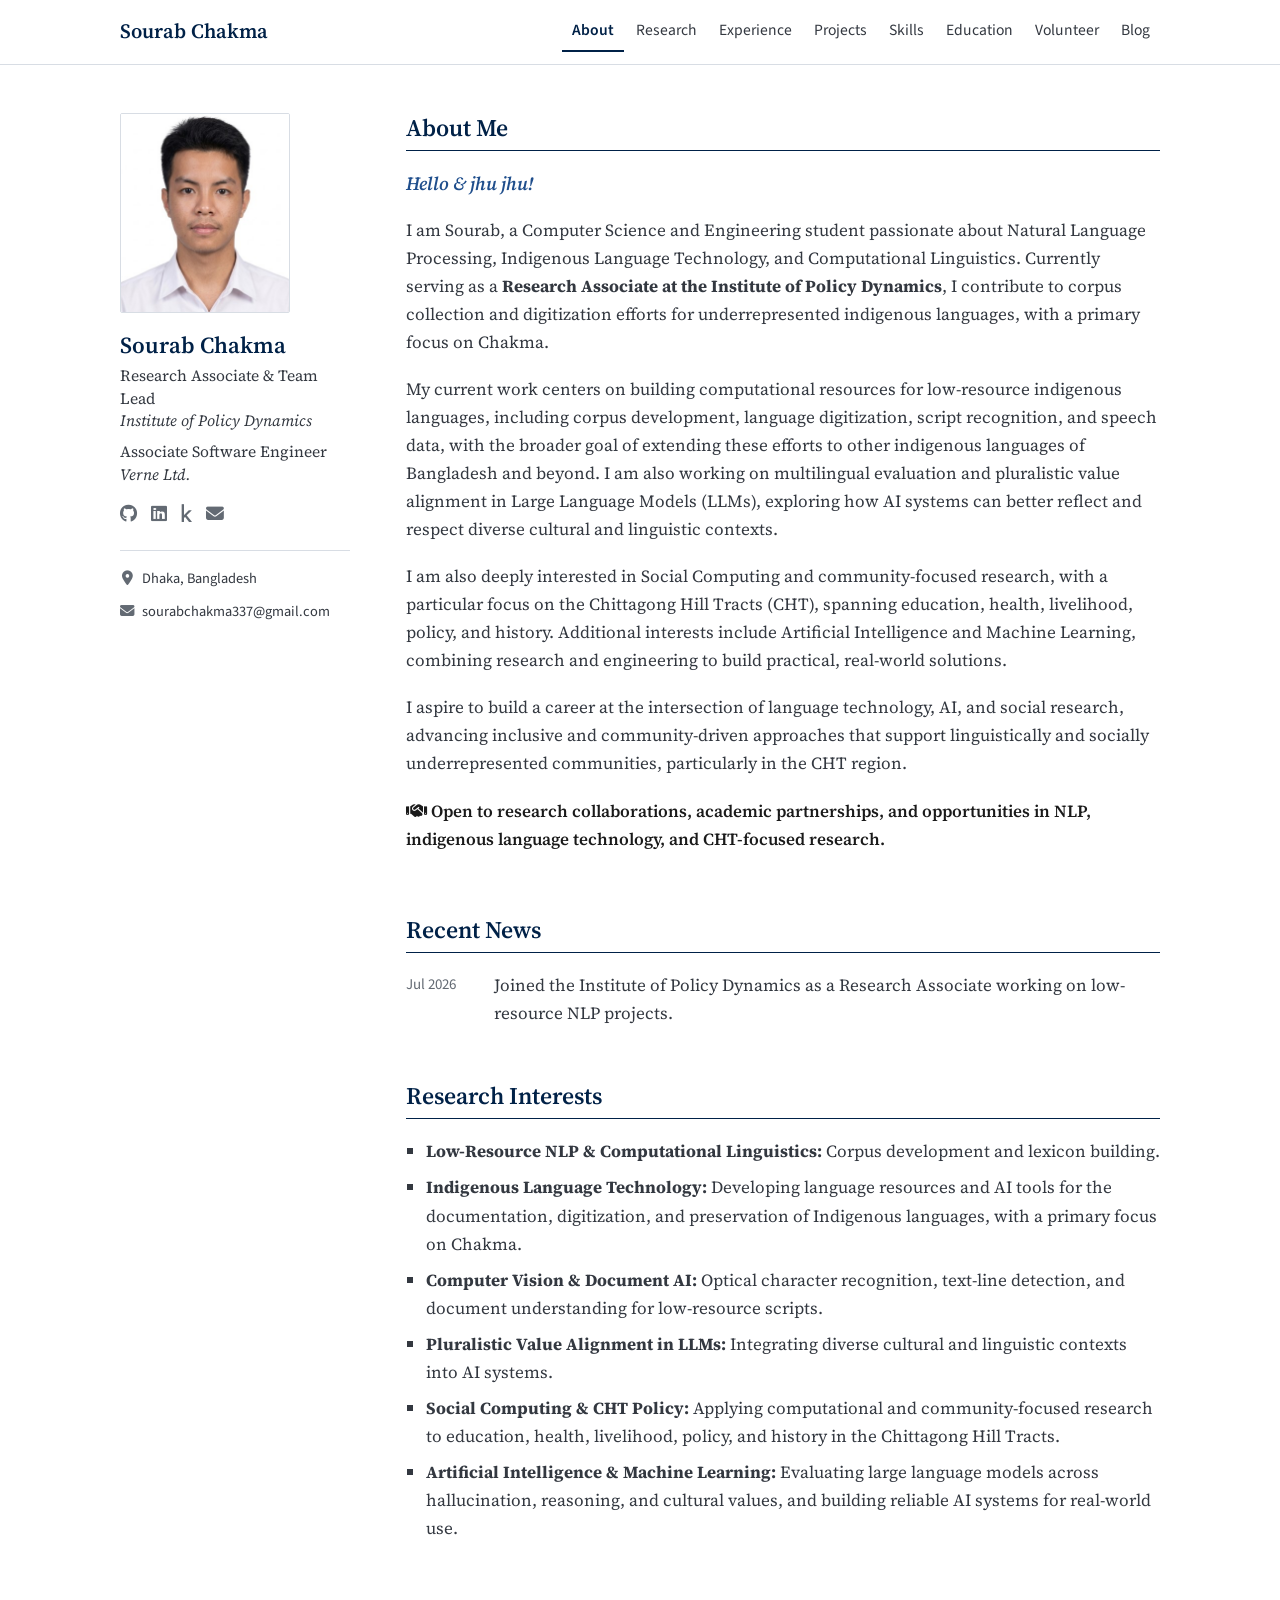
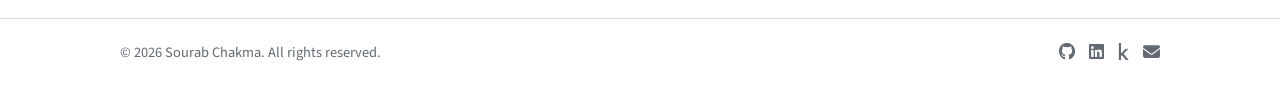
<file: index.html>
<!DOCTYPE html>
<html lang="en">
<head>
    <meta charset="UTF-8">
    <meta name="viewport" content="width=device-width, initial-scale=1.0">
    <title>Sourab Chakma | Academic Portfolio</title>
    <link rel="stylesheet" href="https://cdnjs.cloudflare.com/ajax/libs/font-awesome/6.5.1/css/all.min.css">
    <link rel="stylesheet" href="assets/styles.css?v=3.0.0">
    <script src="assets/theme.js?v=3.0.0" defer></script>
</head>
<body>
    <div class="page-wrapper">
        <header class="main-header">
            <nav class="navbar">
                <div class="nav-brand">Sourab Chakma</div>
                <div class="nav-menu-wrapper">
                    <ul class="nav-links" id="nav-links">
                        <li><a href="index.html" class="active">About</a></li>
                        <li><a href="publications.html">Research</a></li>
                        <li><a href="experience.html">Experience</a></li>
                        <li><a href="projects.html">Projects</a></li>
                        <li><a href="Skills.html">Skills</a></li>
                        <li><a href="education.html">Education</a></li>
                        <li><a href="volunteer.html">Volunteer</a></li>
                        <li><a href="blog.html">Blog</a></li>
                    </ul>
                    <button class="hamburger-menu" id="hamburger" aria-label="Toggle Menu">
                        <span></span>
                        <span></span>
                        <span></span>
                    </button>
                </div>
            </nav>
        </header>

        <main class="scrollable-content-area">
            <div class="container">
                <div class="layout-grid">
                    <!-- Left Sidebar (Sticky) -->
                    <aside class="sidebar">
                        <img src="me.jpg" alt="Sourab Chakma" class="sidebar-profile-img">
                        <h1 class="sidebar-name">Sourab Chakma</h1>
                        <div class="sidebar-title">
                            Research Associate &amp; Team Lead<br>
                            <strong>Institute of Policy Dynamics</strong>
                            <span class="sidebar-role">Associate Software Engineer<br><strong>Verne Ltd.</strong></span>
                        </div>
                        
                        <div class="sidebar-socials">
                            <a href="https://github.com/sourab337" target="_blank" title="GitHub"><i class="fab fa-github"></i></a>
                            <a href="https://www.linkedin.com/in/sourab-chakma-b78152263/" target="_blank" title="LinkedIn"><i class="fab fa-linkedin"></i></a>
                            <a href="#" target="_blank" title="Kaggle"><i class="fab fa-kaggle"></i></a>
                            <a href="mailto:sourabchakma337@gmail.com" title="Email"><i class="fas fa-envelope"></i></a>
                        </div>
                        
                        <div class="sidebar-details">
                            <div class="sidebar-detail-item">
                                <i class="fas fa-map-marker-alt"></i>
                                <span>Dhaka, Bangladesh</span>
                            </div>
                            <div class="sidebar-detail-item">
                                <i class="fas fa-envelope"></i>
                                <a href="mailto:sourabchakma337@gmail.com">sourabchakma337@gmail.com</a>
                            </div>

                        </div>
                    </aside>

                    <!-- Right Column Content -->
                    <div class="content-area">
                        <!-- Alert Banner -->


                        <!-- About Me -->
                        <section class="academic-section">
                            <h2>About Me</h2>
                            <p style="font-style: italic; font-weight: 600; color: var(--color-primary); margin-bottom: 16px; font-size: 1.1rem;">
                                Hello & jhu jhu!
                            </p>
                            <p>
                                I am Sourab, a Computer Science and Engineering student passionate about Natural Language Processing, Indigenous Language Technology, and Computational Linguistics. Currently serving as a <strong>Research Associate at the Institute of Policy Dynamics</strong>, I contribute to corpus collection and digitization efforts for underrepresented indigenous languages, with a primary focus on Chakma.
                            </p>
                            <p>
                                My current work centers on building computational resources for low-resource indigenous languages, including corpus development, language digitization, script recognition, and speech data, with the broader goal of extending these efforts to other indigenous languages of Bangladesh and beyond. I am also working on multilingual evaluation and pluralistic value alignment in Large Language Models (LLMs), exploring how AI systems can better reflect and respect diverse cultural and linguistic contexts.
                            </p>
                            <p>
                                I am also deeply interested in Social Computing and community-focused research, with a particular focus on the Chittagong Hill Tracts (CHT), spanning education, health, livelihood, policy, and history. Additional interests include Artificial Intelligence and Machine Learning, combining research and engineering to build practical, real-world solutions.
                            </p>
                            <p>
                                I aspire to build a career at the intersection of language technology, AI, and social research, advancing inclusive and community-driven approaches that support linguistically and socially underrepresented communities, particularly in the CHT region.
                            </p>
                            <p style="font-weight: 600; color: var(--text-primary); margin-top: 20px;">
                                <i class="fas fa-handshake"></i> Open to research collaborations, academic partnerships, and opportunities in NLP, indigenous language technology, and CHT-focused research.
                            </p>
                        </section>

                        <!-- Recent News -->
                        <section class="academic-section">
                            <h2>Recent News</h2>
                            <ul class="news-list">
                                <li class="news-item">
                                    <span class="news-date">Jul 2026</span> Joined the Institute of Policy Dynamics as a Research Associate working on low-resource NLP projects.
                                </li>

                            </ul>
                        </section>

                        <!-- Research Focus -->
                        <section class="academic-section">
                            <h2>Research Interests</h2>
                            <ul style="list-style-type: square; margin-left: 20px; color: var(--text-secondary); margin-bottom: 20px;">
                                <li style="margin-bottom: 8px;"><strong>Low-Resource NLP & Computational Linguistics:</strong> Corpus development and lexicon building.</li>
                                <li style="margin-bottom: 8px;"><strong>Indigenous Language Technology:</strong> Developing language resources and AI tools for the documentation, digitization, and preservation of Indigenous languages, with a primary focus on Chakma.</li>
                                <li style="margin-bottom: 8px;"><strong>Computer Vision &amp; Document AI:</strong> Optical character recognition, text-line detection, and document understanding for low-resource scripts.</li>
                                <li style="margin-bottom: 8px;"><strong>Pluralistic Value Alignment in LLMs:</strong> Integrating diverse cultural and linguistic contexts into AI systems.</li>
                                <li style="margin-bottom: 8px;"><strong>Social Computing &amp; CHT Policy:</strong> Applying computational and community-focused research to education, health, livelihood, policy, and history in the Chittagong Hill Tracts.</li>
                                <li style="margin-bottom: 8px;"><strong>Artificial Intelligence &amp; Machine Learning:</strong> Evaluating large language models across hallucination, reasoning, and cultural values, and building reliable AI systems for real-world use.</li>
                            </ul>
                        </section>
                    </div>
                </div>
            </div>
        </main>

        <footer class="main-footer">
            <div class="footer-content">
                <p>&copy; 2026 Sourab Chakma. All rights reserved.</p>
                <div class="footer-icons">
                    <a href="https://github.com/sourab337" target="_blank"><i class="fab fa-github"></i></a>
                    <a href="https://www.linkedin.com/in/sourab-chakma-b78152263/" target="_blank"><i class="fab fa-linkedin"></i></a>
                    <a href="#" target="_blank"><i class="fab fa-kaggle"></i></a>
                    <a href="mailto:sourabchakma337@gmail.com"><i class="fas fa-envelope"></i></a>
                </div>
            </div>
        </footer>
    </div>
</body>
</html>
</file>
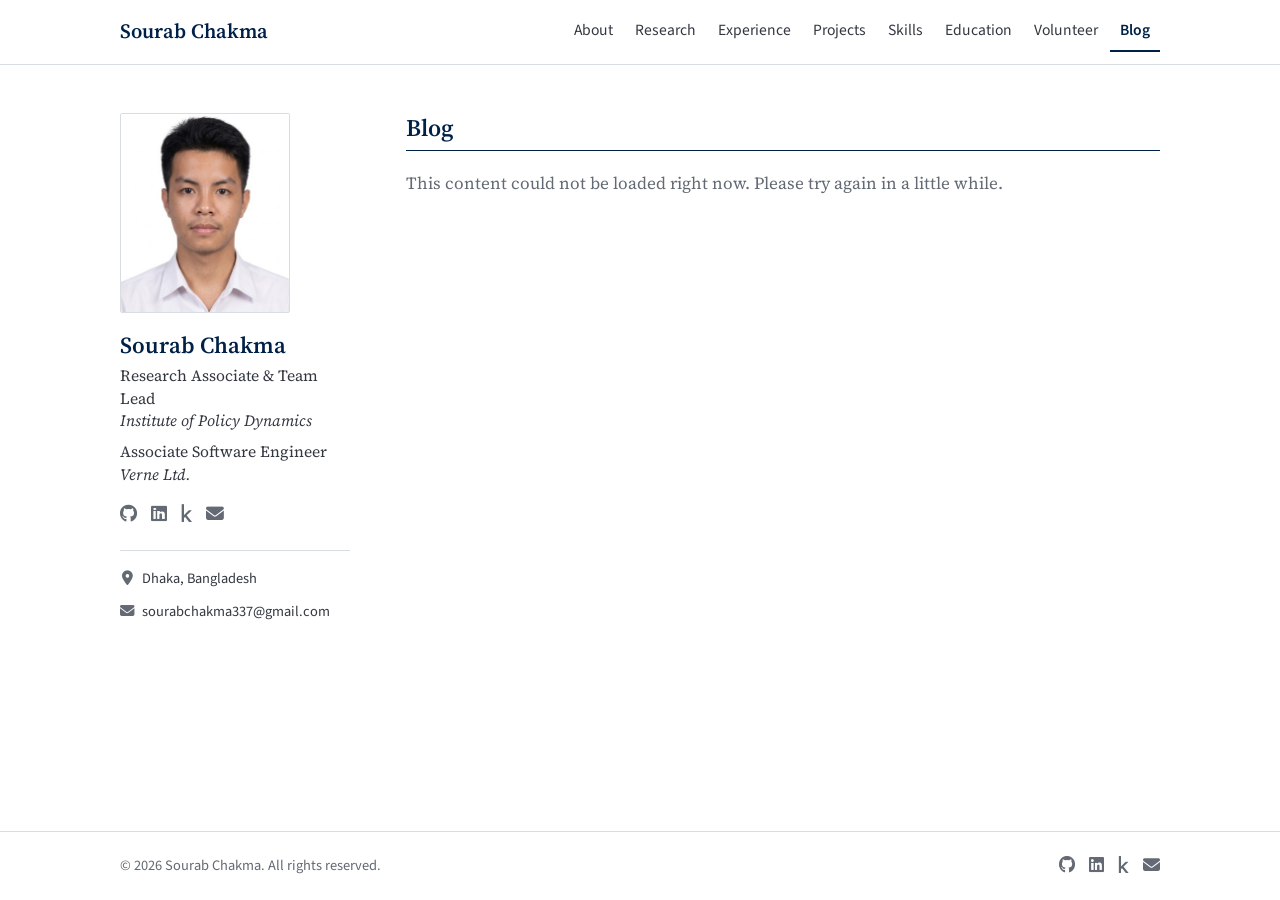
<file: blog.html>
<!DOCTYPE html>
<html lang="en">
<head>
    <meta charset="UTF-8">
    <meta name="viewport" content="width=device-width, initial-scale=1.0">
    <title>Blog — Sourab Chakma</title>
    <link rel="stylesheet" href="https://cdnjs.cloudflare.com/ajax/libs/font-awesome/6.5.1/css/all.min.css">
    <link rel="stylesheet" href="assets/styles.css?v=3.0.0">
    <script src="assets/theme.js?v=3.0.0" defer></script>
    <script src="assets/content.js?v=1.0.0" defer></script>
</head>
<body>
    <div class="page-wrapper">
        <header class="main-header">
            <nav class="navbar">
                <div class="nav-brand">Sourab Chakma</div>
                <div class="nav-menu-wrapper">
                    <ul class="nav-links" id="nav-links">
                        <li><a href="index.html">About</a></li>
                        <li><a href="publications.html">Research</a></li>
                        <li><a href="experience.html">Experience</a></li>
                        <li><a href="projects.html">Projects</a></li>
                        <li><a href="Skills.html">Skills</a></li>
                        <li><a href="education.html">Education</a></li>
                        <li><a href="volunteer.html">Volunteer</a></li>
                        <li><a href="blog.html" class="active">Blog</a></li>
                    </ul>
                    <button class="hamburger-menu" id="hamburger" aria-label="Toggle Menu">
                        <span></span>
                        <span></span>
                        <span></span>
                    </button>
                </div>
            </nav>
        </header>

        <main class="scrollable-content-area">
            <div class="container">
                <div class="layout-grid">
                    <!-- Left Sidebar (Sticky) -->
                    <aside class="sidebar">
                        <img src="me.jpg" alt="Sourab Chakma" class="sidebar-profile-img">
                        <h1 class="sidebar-name">Sourab Chakma</h1>
                        <div class="sidebar-title">
                            Research Associate &amp; Team Lead<br>
                            <strong>Institute of Policy Dynamics</strong>
                            <span class="sidebar-role">Associate Software Engineer<br><strong>Verne Ltd.</strong></span>
                        </div>
                        
                        <div class="sidebar-socials">
                            <a href="https://github.com/sourab337" target="_blank" title="GitHub"><i class="fab fa-github"></i></a>
                            <a href="https://www.linkedin.com/in/sourab-chakma-b78152263/" target="_blank" title="LinkedIn"><i class="fab fa-linkedin"></i></a>
                            <a href="#" target="_blank" title="Kaggle"><i class="fab fa-kaggle"></i></a>
                            <a href="mailto:sourabchakma337@gmail.com" title="Email"><i class="fas fa-envelope"></i></a>
                        </div>
                        
                        <div class="sidebar-details">
                            <div class="sidebar-detail-item">
                                <i class="fas fa-map-marker-alt"></i>
                                <span>Dhaka, Bangladesh</span>
                            </div>
                            <div class="sidebar-detail-item">
                                <i class="fas fa-envelope"></i>
                                <a href="mailto:sourabchakma337@gmail.com">sourabchakma337@gmail.com</a>
                            </div>

                        </div>
                    </aside>

                    <!-- Right Column Content -->
                    <div class="content-area">
                        <section class="academic-section">
                            <h2>Blog</h2>
                            <div id="blog-content"><p class="content-status">Loading...</p></div>
                        </section>
                    </div>
                </div>
            </div>
        </main>

        <footer class="main-footer">
            <div class="footer-content">
                <p>&copy; 2026 Sourab Chakma. All rights reserved.</p>
                <div class="footer-icons">
                    <a href="https://github.com/sourab337" target="_blank"><i class="fab fa-github"></i></a>
                    <a href="https://www.linkedin.com/in/sourab-chakma-b78152263/" target="_blank"><i class="fab fa-linkedin"></i></a>
                    <a href="#" target="_blank"><i class="fab fa-kaggle"></i></a>
                    <a href="mailto:sourabchakma337@gmail.com"><i class="fas fa-envelope"></i></a>
                </div>
            </div>
        </footer>
    </div>
</body>
</html>
</file>
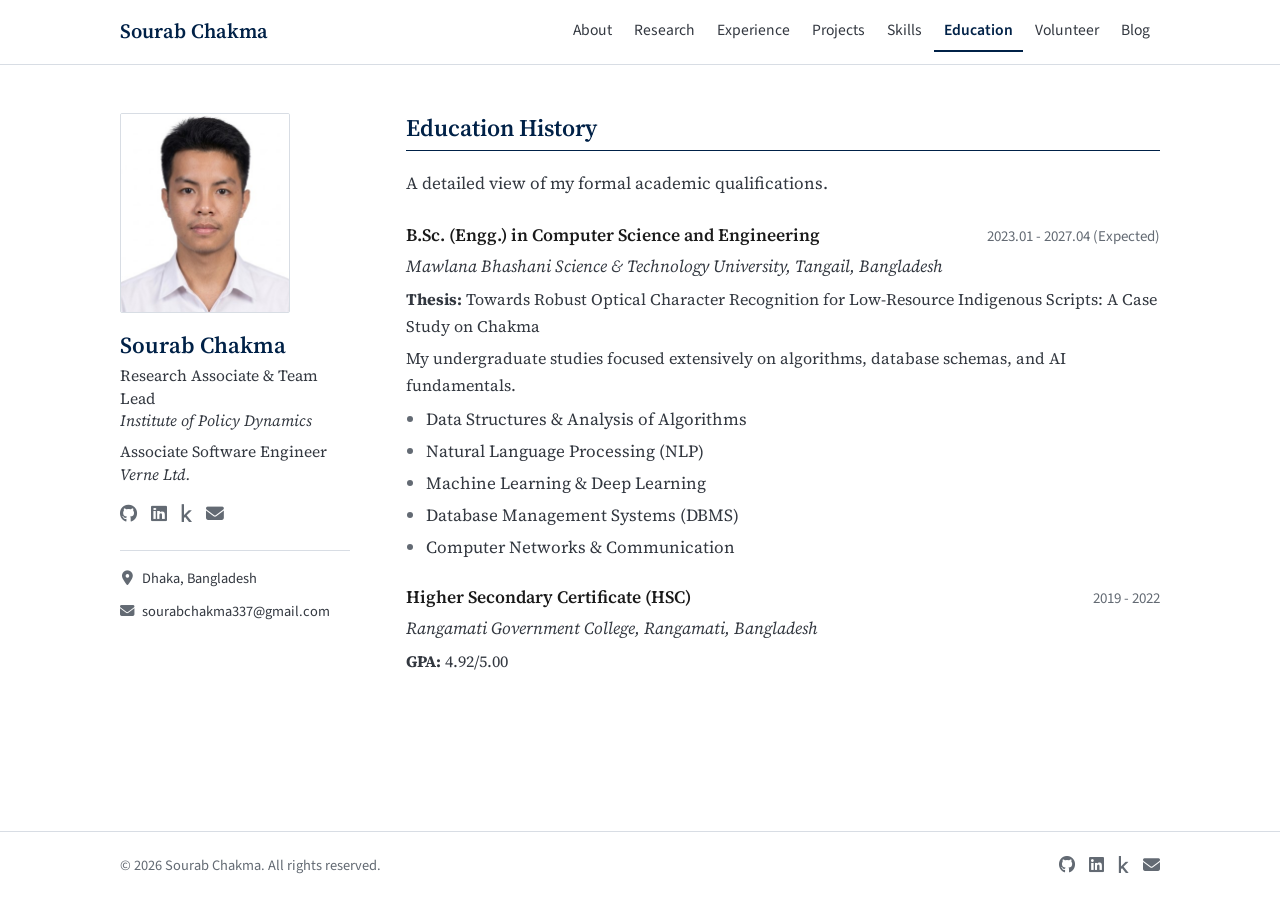
<file: education.html>
<!DOCTYPE html>
<html lang="en">
<head>
    <meta charset="UTF-8">
    <meta name="viewport" content="width=device-width, initial-scale=1.0">
    <title>Education — Sourab Chakma</title>
    <link rel="stylesheet" href="https://cdnjs.cloudflare.com/ajax/libs/font-awesome/6.5.1/css/all.min.css">
    <link rel="stylesheet" href="assets/styles.css?v=3.0.0">
    <script src="assets/theme.js?v=3.0.0" defer></script>
</head>
<body>
    <div class="page-wrapper">
        <header class="main-header">
            <nav class="navbar">
                <div class="nav-brand">Sourab Chakma</div>
                <div class="nav-menu-wrapper">
                    <ul class="nav-links" id="nav-links">
                        <li><a href="index.html">About</a></li>
                        <li><a href="publications.html">Research</a></li>
                        <li><a href="experience.html">Experience</a></li>
                        <li><a href="projects.html">Projects</a></li>
                        <li><a href="Skills.html">Skills</a></li>
                        <li><a href="education.html" class="active">Education</a></li>
                        <li><a href="volunteer.html">Volunteer</a></li>
                        <li><a href="blog.html">Blog</a></li>
                    </ul>
                    <button class="hamburger-menu" id="hamburger" aria-label="Toggle Menu">
                        <span></span>
                        <span></span>
                        <span></span>
                    </button>
                </div>
            </nav>
        </header>

        <main class="scrollable-content-area">
            <div class="container">
                <div class="layout-grid">
                    <!-- Left Sidebar (Sticky) -->
                    <aside class="sidebar">
                        <img src="me.jpg" alt="Sourab Chakma" class="sidebar-profile-img">
                        <h1 class="sidebar-name">Sourab Chakma</h1>
                        <div class="sidebar-title">
                            Research Associate &amp; Team Lead<br>
                            <strong>Institute of Policy Dynamics</strong>
                            <span class="sidebar-role">Associate Software Engineer<br><strong>Verne Ltd.</strong></span>
                        </div>
                        
                        <div class="sidebar-socials">
                            <a href="https://github.com/sourab337" target="_blank" title="GitHub"><i class="fab fa-github"></i></a>
                            <a href="https://www.linkedin.com/in/sourab-chakma-b78152263/" target="_blank" title="LinkedIn"><i class="fab fa-linkedin"></i></a>
                            <a href="#" target="_blank" title="Kaggle"><i class="fab fa-kaggle"></i></a>
                            <a href="mailto:sourabchakma337@gmail.com" title="Email"><i class="fas fa-envelope"></i></a>
                        </div>
                        
                        <div class="sidebar-details">
                            <div class="sidebar-detail-item">
                                <i class="fas fa-map-marker-alt"></i>
                                <span>Dhaka, Bangladesh</span>
                            </div>
                            <div class="sidebar-detail-item">
                                <i class="fas fa-envelope"></i>
                                <a href="mailto:sourabchakma337@gmail.com">sourabchakma337@gmail.com</a>
                            </div>

                        </div>
                    </aside>

                    <!-- Right Column Content -->
                    <div class="content-area">
                        <section class="academic-section">
                            <h2>Education History</h2>
                            <p style="margin-bottom: 24px;">
                                A detailed view of my formal academic qualifications.
                            </p>
                            
                            <div class="resume-item">
                                <div class="resume-item-header">
                                    <span class="resume-item-title">B.Sc. (Engg.) in Computer Science and Engineering</span>
                                    <span class="resume-item-date">2023.01 - 2027.04 (Expected)</span>
                                </div>
                                <div class="resume-item-org">Mawlana Bhashani Science &amp; Technology University, Tangail, Bangladesh</div>
                                <p style="font-size: 0.95rem; margin-top: 6px; margin-bottom: 0; color: var(--text-secondary);">
                                    <strong>Thesis:</strong> Towards Robust Optical Character Recognition for Low-Resource Indigenous Scripts: A Case Study on Chakma
                                </p>
                                <p style="font-size: 0.95rem; margin-top: 6px; color: var(--text-secondary);">
                                    My undergraduate studies focused extensively on algorithms, database schemas, and AI fundamentals.
                                </p>
                                <ul class="resume-item-details">
                                    <li>Data Structures & Analysis of Algorithms</li>
                                    <li>Natural Language Processing (NLP)</li>
                                    <li>Machine Learning & Deep Learning</li>
                                    <li>Database Management Systems (DBMS)</li>
                                    <li>Computer Networks & Communication</li>
                                </ul>
                            </div>

                            <div class="resume-item">
                                <div class="resume-item-header">
                                    <span class="resume-item-title">Higher Secondary Certificate (HSC)</span>
                                    <span class="resume-item-date">2019 - 2022</span>
                                </div>
                                <div class="resume-item-org">Rangamati Government College, Rangamati, Bangladesh</div>
                                <p style="font-size: 0.95rem; margin-top: 6px; color: var(--text-secondary);">
                                    <strong>GPA:</strong> 4.92/5.00
                                </p>
                            </div>
                        </section>
                    </div>
                </div>
            </div>
        </main>

        <footer class="main-footer">
            <div class="footer-content">
                <p>&copy; 2026 Sourab Chakma. All rights reserved.</p>
                <div class="footer-icons">
                    <a href="https://github.com/sourab337" target="_blank"><i class="fab fa-github"></i></a>
                    <a href="https://www.linkedin.com/in/sourab-chakma-b78152263/" target="_blank"><i class="fab fa-linkedin"></i></a>
                    <a href="#" target="_blank"><i class="fab fa-kaggle"></i></a>
                    <a href="mailto:sourabchakma337@gmail.com"><i class="fas fa-envelope"></i></a>
                </div>
            </div>
        </footer>
    </div>
</body>
</html>
</file>
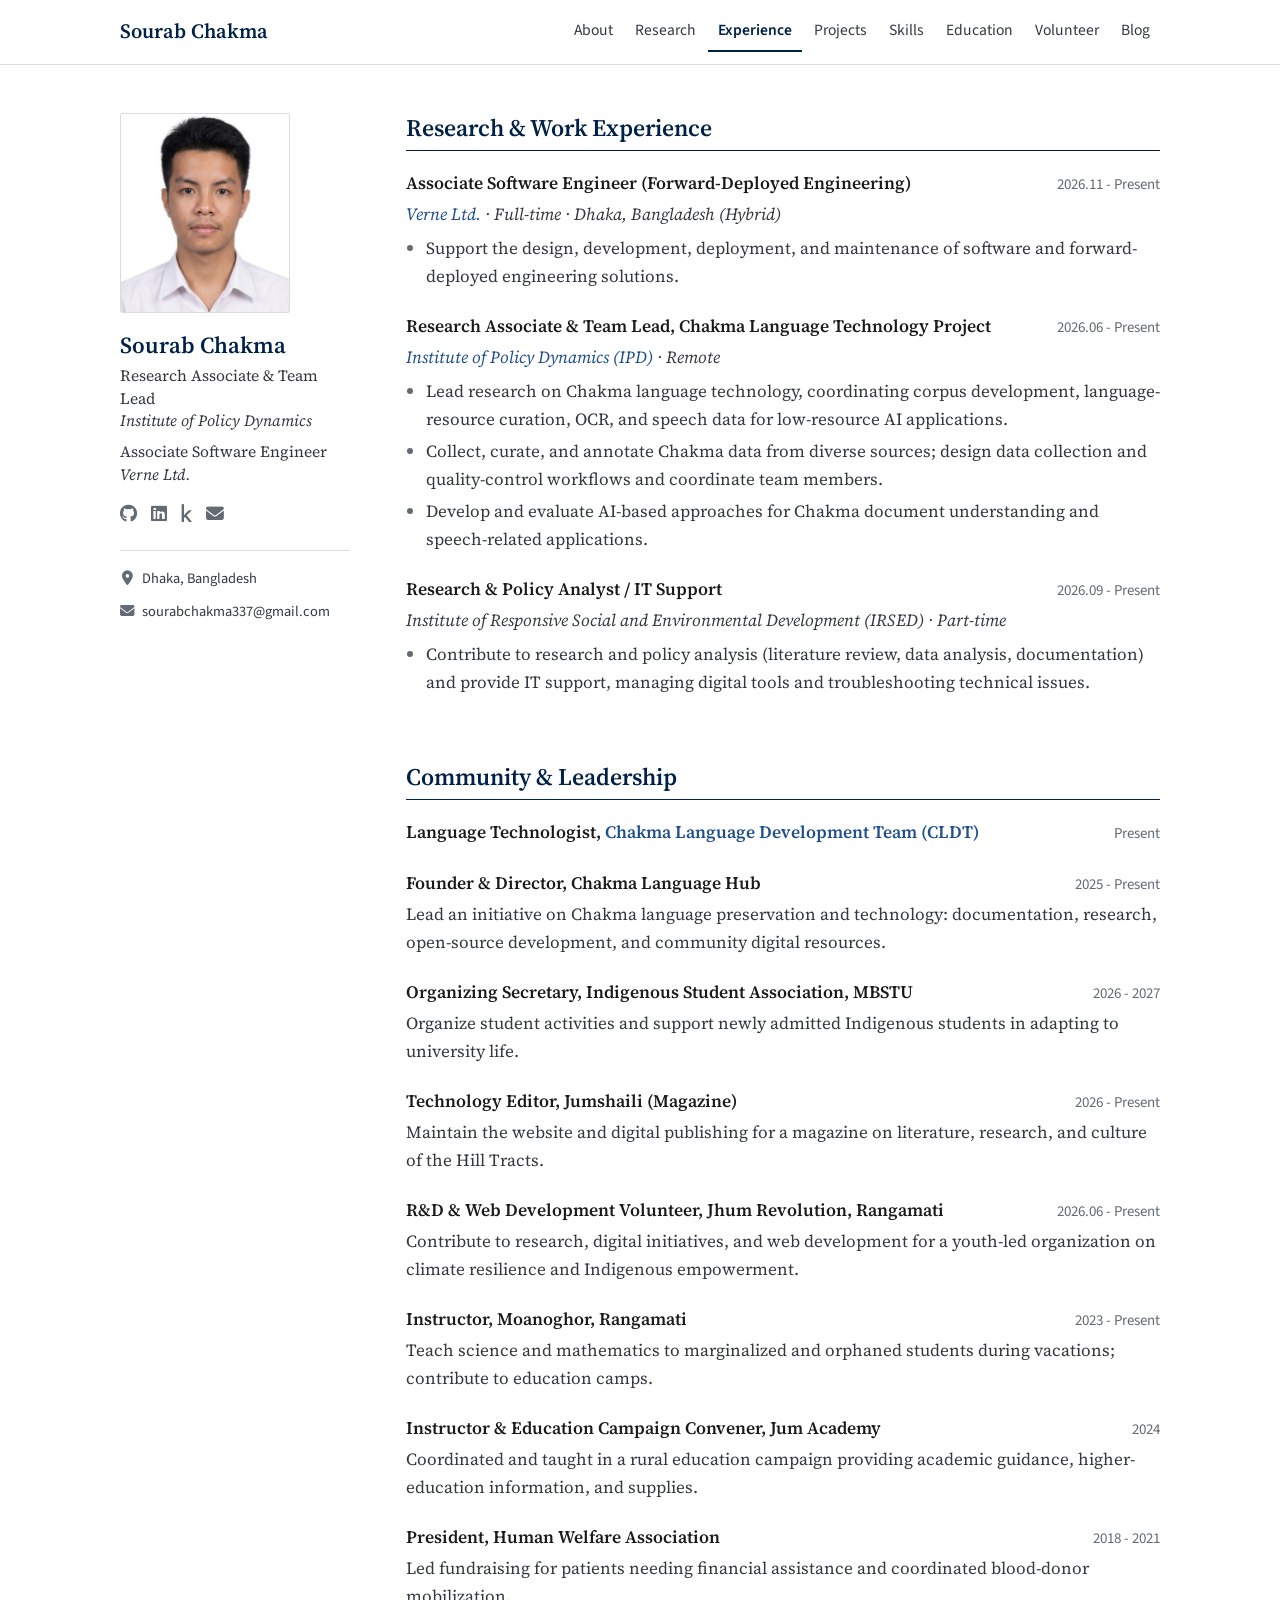
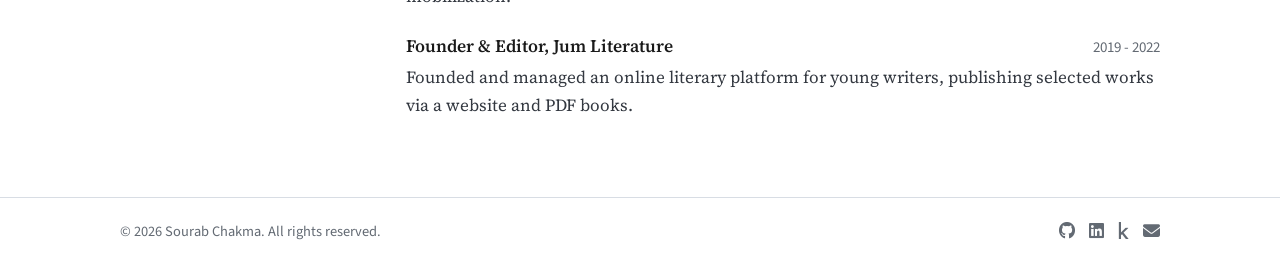
<file: experience.html>
<!DOCTYPE html>
<html lang="en">
<head>
    <meta charset="UTF-8">
    <meta name="viewport" content="width=device-width, initial-scale=1.0">
    <title>Experience — Sourab Chakma</title>
    <link rel="stylesheet" href="https://cdnjs.cloudflare.com/ajax/libs/font-awesome/6.5.1/css/all.min.css">
    <link rel="stylesheet" href="assets/styles.css?v=3.0.0">
    <script src="assets/theme.js?v=3.0.0" defer></script>
</head>
<body>
    <div class="page-wrapper">
        <header class="main-header">
            <nav class="navbar">
                <div class="nav-brand">Sourab Chakma</div>
                <div class="nav-menu-wrapper">
                    <ul class="nav-links" id="nav-links">
                        <li><a href="index.html">About</a></li>
                        <li><a href="publications.html">Research</a></li>
                        <li><a href="experience.html" class="active">Experience</a></li>
                        <li><a href="projects.html">Projects</a></li>
                        <li><a href="Skills.html">Skills</a></li>
                        <li><a href="education.html">Education</a></li>
                        <li><a href="volunteer.html">Volunteer</a></li>
                        <li><a href="blog.html">Blog</a></li>
                    </ul>
                    <button class="hamburger-menu" id="hamburger" aria-label="Toggle Menu">
                        <span></span>
                        <span></span>
                        <span></span>
                    </button>
                </div>
            </nav>
        </header>

        <main class="scrollable-content-area">
            <div class="container">
                <div class="layout-grid">
                    <!-- Left Sidebar (Sticky) -->
                    <aside class="sidebar">
                        <img src="me.jpg" alt="Sourab Chakma" class="sidebar-profile-img">
                        <h1 class="sidebar-name">Sourab Chakma</h1>
                        <div class="sidebar-title">
                            Research Associate &amp; Team Lead<br>
                            <strong>Institute of Policy Dynamics</strong>
                            <span class="sidebar-role">Associate Software Engineer<br><strong>Verne Ltd.</strong></span>
                        </div>
                        
                        <div class="sidebar-socials">
                            <a href="https://github.com/sourab337" target="_blank" title="GitHub"><i class="fab fa-github"></i></a>
                            <a href="https://www.linkedin.com/in/sourab-chakma-b78152263/" target="_blank" title="LinkedIn"><i class="fab fa-linkedin"></i></a>
                            <a href="#" target="_blank" title="Kaggle"><i class="fab fa-kaggle"></i></a>
                            <a href="mailto:sourabchakma337@gmail.com" title="Email"><i class="fas fa-envelope"></i></a>
                        </div>
                        
                        <div class="sidebar-details">
                            <div class="sidebar-detail-item">
                                <i class="fas fa-map-marker-alt"></i>
                                <span>Dhaka, Bangladesh</span>
                            </div>
                            <div class="sidebar-detail-item">
                                <i class="fas fa-envelope"></i>
                                <a href="mailto:sourabchakma337@gmail.com">sourabchakma337@gmail.com</a>
                            </div>

                        </div>
                    </aside>

                    <!-- Right Column Content -->
                    <div class="content-area">
                        <section class="academic-section">
                            <h2>Research &amp; Work Experience</h2>

                            <div class="resume-item">
                                <div class="resume-item-header">
                                    <span class="resume-item-title">Associate Software Engineer (Forward-Deployed Engineering)</span>
                                    <span class="resume-item-date">2026.11 - Present</span>
                                </div>
                                <div class="resume-item-org"><a href="https://vernesystems.com/" target="_blank" rel="noopener noreferrer">Verne Ltd.</a> &middot; Full-time &middot; Dhaka, Bangladesh (Hybrid)</div>
                                <ul class="resume-item-details">
                                    <li>Support the design, development, deployment, and maintenance of software and forward-deployed engineering solutions.</li>
                                </ul>
                            </div>

                            <div class="resume-item">
                                <div class="resume-item-header">
                                    <span class="resume-item-title">Research Associate &amp; Team Lead, Chakma Language Technology Project</span>
                                    <span class="resume-item-date">2026.06 - Present</span>
                                </div>
                                <div class="resume-item-org"><a href="https://www.instituteofpolicydynamics.com/" target="_blank" rel="noopener noreferrer">Institute of Policy Dynamics (IPD)</a> &middot; Remote</div>
                                <ul class="resume-item-details">
                                    <li>Lead research on Chakma language technology, coordinating corpus development, language-resource curation, OCR, and speech data for low-resource AI applications.</li>
                                    <li>Collect, curate, and annotate Chakma data from diverse sources; design data collection and quality-control workflows and coordinate team members.</li>
                                    <li>Develop and evaluate AI-based approaches for Chakma document understanding and speech-related applications.</li>
                                </ul>
                            </div>

                            <div class="resume-item">
                                <div class="resume-item-header">
                                    <span class="resume-item-title">Research &amp; Policy Analyst / IT Support</span>
                                    <span class="resume-item-date">2026.09 - Present</span>
                                </div>
                                <div class="resume-item-org">Institute of Responsive Social and Environmental Development (IRSED) &middot; Part-time</div>
                                <ul class="resume-item-details">
                                    <li>Contribute to research and policy analysis (literature review, data analysis, documentation) and provide IT support, managing digital tools and troubleshooting technical issues.</li>
                                </ul>
                            </div>
                        </section>

                        <section class="academic-section">
                            <h2>Community &amp; Leadership</h2>

                            <div class="resume-item">
                                <div class="resume-item-header">
                                    <span class="resume-item-title">Language Technologist, <a href="https://chakmacldt.com/" target="_blank" rel="noopener noreferrer">Chakma Language Development Team (CLDT)</a></span>
                                    <span class="resume-item-date">Present</span>
                                </div>
                            </div>

                            <div class="resume-item">
                                <div class="resume-item-header">
                                    <span class="resume-item-title">Founder &amp; Director, Chakma Language Hub</span>
                                    <span class="resume-item-date">2025 - Present</span>
                                </div>
                                <p>Lead an initiative on Chakma language preservation and technology: documentation, research, open-source development, and community digital resources.</p>
                            </div>
                            <div class="resume-item">
                                <div class="resume-item-header">
                                    <span class="resume-item-title">Organizing Secretary, Indigenous Student Association, MBSTU</span>
                                    <span class="resume-item-date">2026 - 2027</span>
                                </div>
                                <p>Organize student activities and support newly admitted Indigenous students in adapting to university life.</p>
                            </div>
                            <div class="resume-item">
                                <div class="resume-item-header">
                                    <span class="resume-item-title">Technology Editor, Jumshaili (Magazine)</span>
                                    <span class="resume-item-date">2026 - Present</span>
                                </div>
                                <p>Maintain the website and digital publishing for a magazine on literature, research, and culture of the Hill Tracts.</p>
                            </div>
                            <div class="resume-item">
                                <div class="resume-item-header">
                                    <span class="resume-item-title">R&amp;D &amp; Web Development Volunteer, Jhum Revolution, Rangamati</span>
                                    <span class="resume-item-date">2026.06 - Present</span>
                                </div>
                                <p>Contribute to research, digital initiatives, and web development for a youth-led organization on climate resilience and Indigenous empowerment.</p>
                            </div>
                            <div class="resume-item">
                                <div class="resume-item-header">
                                    <span class="resume-item-title">Instructor, Moanoghor, Rangamati</span>
                                    <span class="resume-item-date">2023 - Present</span>
                                </div>
                                <p>Teach science and mathematics to marginalized and orphaned students during vacations; contribute to education camps.</p>
                            </div>
                            <div class="resume-item">
                                <div class="resume-item-header">
                                    <span class="resume-item-title">Instructor &amp; Education Campaign Convener, Jum Academy</span>
                                    <span class="resume-item-date">2024</span>
                                </div>
                                <p>Coordinated and taught in a rural education campaign providing academic guidance, higher-education information, and supplies.</p>
                            </div>
                            <div class="resume-item">
                                <div class="resume-item-header">
                                    <span class="resume-item-title">President, Human Welfare Association</span>
                                    <span class="resume-item-date">2018 - 2021</span>
                                </div>
                                <p>Led fundraising for patients needing financial assistance and coordinated blood-donor mobilization.</p>
                            </div>
                            <div class="resume-item">
                                <div class="resume-item-header">
                                    <span class="resume-item-title">Founder &amp; Editor, Jum Literature</span>
                                    <span class="resume-item-date">2019 - 2022</span>
                                </div>
                                <p>Founded and managed an online literary platform for young writers, publishing selected works via a website and PDF books.</p>
                            </div>
                        </section>
                    </div>
                </div>
            </div>
        </main>

        <footer class="main-footer">
            <div class="footer-content">
                <p>&copy; 2026 Sourab Chakma. All rights reserved.</p>
                <div class="footer-icons">
                    <a href="https://github.com/sourab337" target="_blank"><i class="fab fa-github"></i></a>
                    <a href="https://www.linkedin.com/in/sourab-chakma-b78152263/" target="_blank"><i class="fab fa-linkedin"></i></a>
                    <a href="#" target="_blank"><i class="fab fa-kaggle"></i></a>
                    <a href="mailto:sourabchakma337@gmail.com"><i class="fas fa-envelope"></i></a>
                </div>
            </div>
        </footer>
    </div>
</body>
</html>
</file>
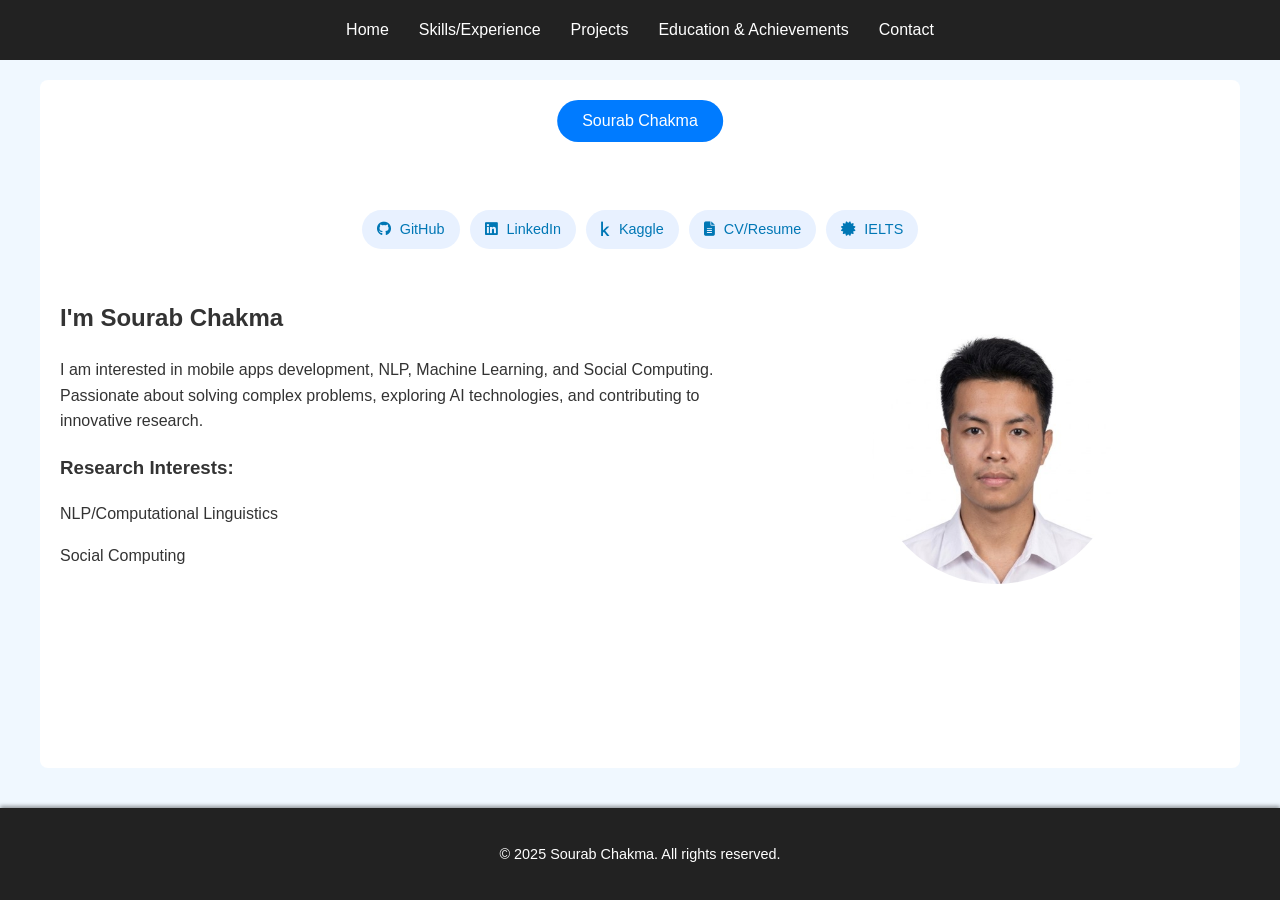
<file: portfolio.html>
<!DOCTYPE html>
<html lang="bn">
<head>
    <meta charset="UTF-8">
    <meta name="viewport" content="width=device-width, initial-scale=1.0">
    <title>Sourab Chakma | Software Engineer Portfolio</title>
    <link rel="stylesheet" href="https://cdnjs.cloudflare.com/ajax/libs/font-awesome/6.5.1/css/all.min.css">

    <style>
      
        :root {
            --dark-bg: #222;
            --body-bg: #1a1a1a;
            --text-color: #ffffff;
            --highlight-color: #007bff;
            --light-bg-main: #F0F8FF;
            --dark-text-on-light: #333;
        }

        html, body {
            height: 100%;
            margin: 0;
            padding: 0;
            font-family: Arial, sans-serif;
            background-color: var(--body-bg);
            color: var(--dark-text-on-light);
            line-height: 1.6;
        }

        .page-wrapper {
            display: flex;
            flex-direction: column;
            height: 100vh;
        }

        h1, h2, h3 { color: var(--dark-text-on-light); }
        a {
            color: var(--highlight-color);
            text-decoration: none;
            transition: color 0.3s;
        }
        a:hover { text-decoration: underline; }

        /* Header */
        .main-header {
            background-color: var(--dark-bg);
            flex-shrink: 0;
            box-shadow: 0 2px 4px rgba(0, 0, 0, 0.4);
        }

        .navbar {
            display: flex;
      
            justify-content: center; 
            align-items: center; 
            height: 60px;
            max-width: 1200px;
            margin: 0 auto;
            padding: 0 20px;
        }

        .nav-right-container {
            display: flex;
            align-items: center;
            gap: 20px;
        }

        .nav-links {
            list-style: none;
            display: flex;
            margin: 0;
            padding: 0;
            height: 100%; 
            align-items: center;
        }

        .nav-links li a {
            padding: 0 15px; 
            color: var(--text-color);
            text-decoration: none;
            transition: color 0.3s;
            height: 100%; 
            display: flex;
            align-items: center;
        }

        .nav-links li a:hover {
            color: var(--highlight-color);
        }
        
        /* Scrollable Content */
        .scrollable-content-area {
            flex-grow: 1;
            overflow-y: auto;
            padding-bottom: 20px;
            scroll-behavior: smooth;
            background-color: var(--light-bg-main);
        }

        .hero-section-container {
            max-width: 1200px;
            margin: 20px auto;
            min-height: calc(100% - 40px);
            background-color: #ffffff;
            padding: 0;
            border-radius: 8px;
            position: relative;
        }

        .hero-section {
            padding: 60px 20px;
            padding-top: 100px;
            color: var(--dark-text-on-light);
        }

        .name-tag {
            position: absolute;
            top: 20px;
            left: 50%;
            transform: translateX(-50%);
            background-color: var(--highlight-color);
            color: var(--text-color);
            padding: 8px 25px;
            border-radius: 25px;
        }

  
        .social-links {
            grid-column: 1 / 3;
            margin-bottom: 30px;
            display: flex;
            gap: 10px;
            padding-top: 30px;
            justify-content: center;
        }
        .social-links a {
            background-color: #e8f1ff;
            padding: 8px 15px;
            border-radius: 20px;
            color: #0077b5;
            font-size: 0.9em;
            transition: all 0.3s ease;
            box-shadow: none;
        }
        .social-links a:hover {
            background: linear-gradient(135deg, #0077b5, #005f99);
            color: #ffffff;
            text-decoration: none;
            transform: translateY(-3px);
        }
        .social-links i { margin-right: 5px; }

        .content-container {
            display: grid;
            grid-template-columns: 3fr 2fr;
            gap: 40px;
            align-items: start;
        }

        /* Profile Image Section */
        .profile-image {
            text-align: center;
            margin-top: 30px;
            padding: 20px;
            background-color: #ffffff;
            border-radius: 15px;
            box-shadow: none;
        }

        .profile-image img {
            width: 250px;
            height: 250px;
            border-radius: 50%;
            object-fit: cover;
            border: 5px solid #ffffff;
            box-shadow: none;
            transition: transform 0.3s ease;
        }

        .profile-image img:hover { transform: none; }

        /* Footer */
        .main-footer {
            background-color: var(--dark-bg);
            color: var(--text-color);
            text-align: center;
            padding: 20px;
            font-size: 0.9em;
            flex-shrink: 0;
            box-shadow: 0 -2px 4px rgba(0, 0, 0, 0.4);
        }
        .main-footer a { color: var(--highlight-color); }

    </style>
</head>
<body>

    <div class="page-wrapper">
        <header class="main-header">
            <nav class="navbar">
                <div class="nav-right-container">
                    <ul class="nav-links">
                        <li><a href="index.html">Home</a></li>
                        <li><a href="skills.html">Skills/Experience</a></li>
                        <li><a href="projects.html">Projects</a></li>
                        <li><a href="education.html">Education & Achievements</a></li>
                        <li><a href="contact.html">Contact</a></li>
                    </ul>
                </div>
            </nav>
        </header>

        <div class="scrollable-content-area" id="scrollArea">
            <div class="hero-section-container">
                <div class="name-tag">Sourab Chakma</div>

                <section id="home" class="hero-section">
                    <div class="social-links">
                        <a href="https://github.com/sourab337" target="_blank"><i class="fab fa-github"></i> GitHub</a>
                        <a href="https://www.linkedin.com/in/sourab-chakma-b78152263/" target="_blank"><i class="fab fa-linkedin"></i> LinkedIn</a>
                        <a href="#" target="_blank"><i class="fab fa-kaggle"></i> Kaggle</a>
                        <a href="Your_CV_Resume.pdf" target="_blank"><i class="fas fa-file-alt"></i> CV/Resume</a>
                        <a href="#" target="_blank"><i class="fas fa-certificate"></i> IELTS</a>
                    </div>

                    <div class="content-container">
                        <div class="intro-box">
                            <h1> I'm Sourab Chakma</h1>
                            <p> 
                                I am interested in mobile apps development, NLP, Machine Learning, and Social Computing.
                                 Passionate about solving complex problems, exploring AI technologies, and contributing to innovative research.

                                
                            </p>

                            <h3>Research Interests: </h3> 
                               <p>
                                NLP/Computational Linguistics
                               </p>
                               <p>
                                Social Computing
                               </p>
                            
                            
                            </div>

                        <div class="right-panel">
                            <div class="profile-image">
                                <img src="me.jpg" alt="Sourab Chakma">
                            </div>
                        </div>
                    </div>

                </section>
            </div>
        </div>

        <footer class="main-footer">
            <p>&copy; 2025 Sourab Chakma. All rights reserved.</p>
        </footer>
    </div>

    <script>
        const scrollArea = document.getElementById('scrollArea');
        const body = document.body;

        scrollArea.addEventListener('scroll', () => {
            if (scrollArea.scrollTop > 50) {
                body.style.backgroundColor = '#161616';
            } else {
                body.style.backgroundColor = '#1a1a1a';
            }
        });
    </script>

</body>
</html>
</file>
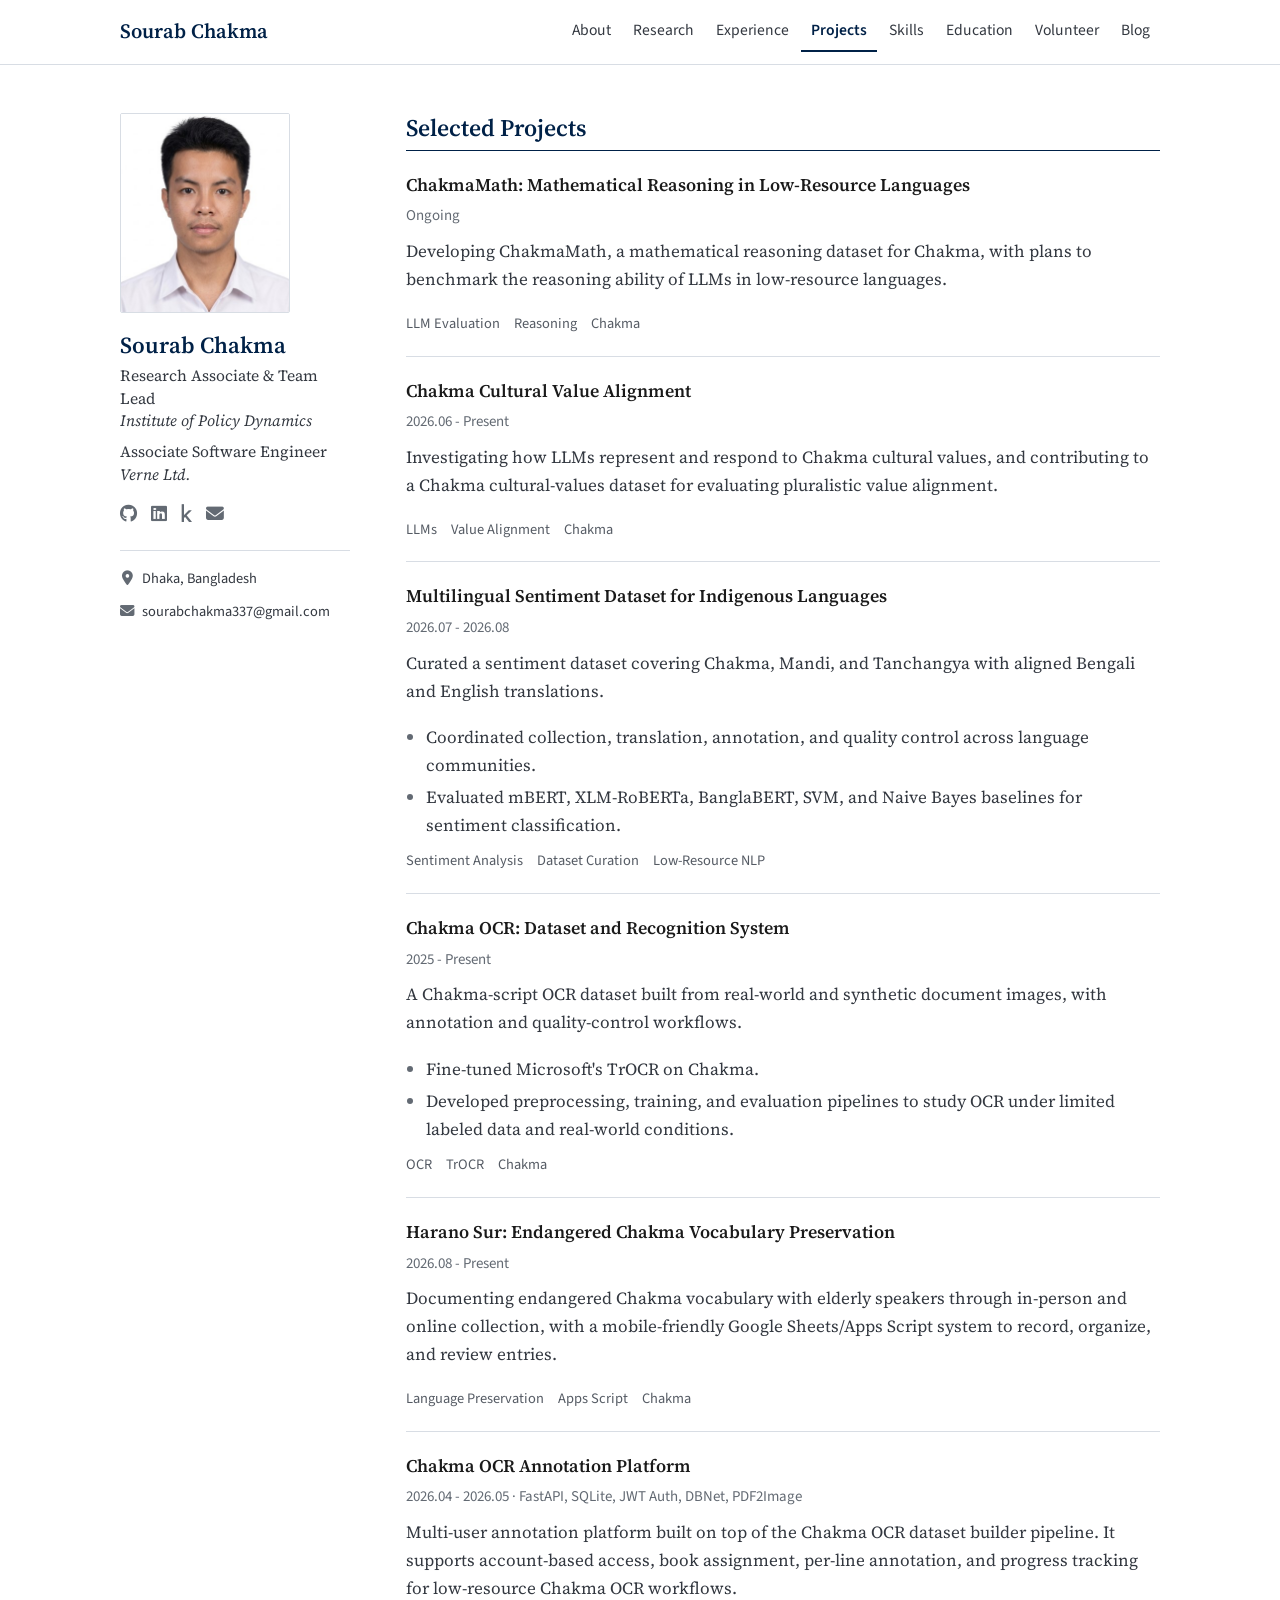
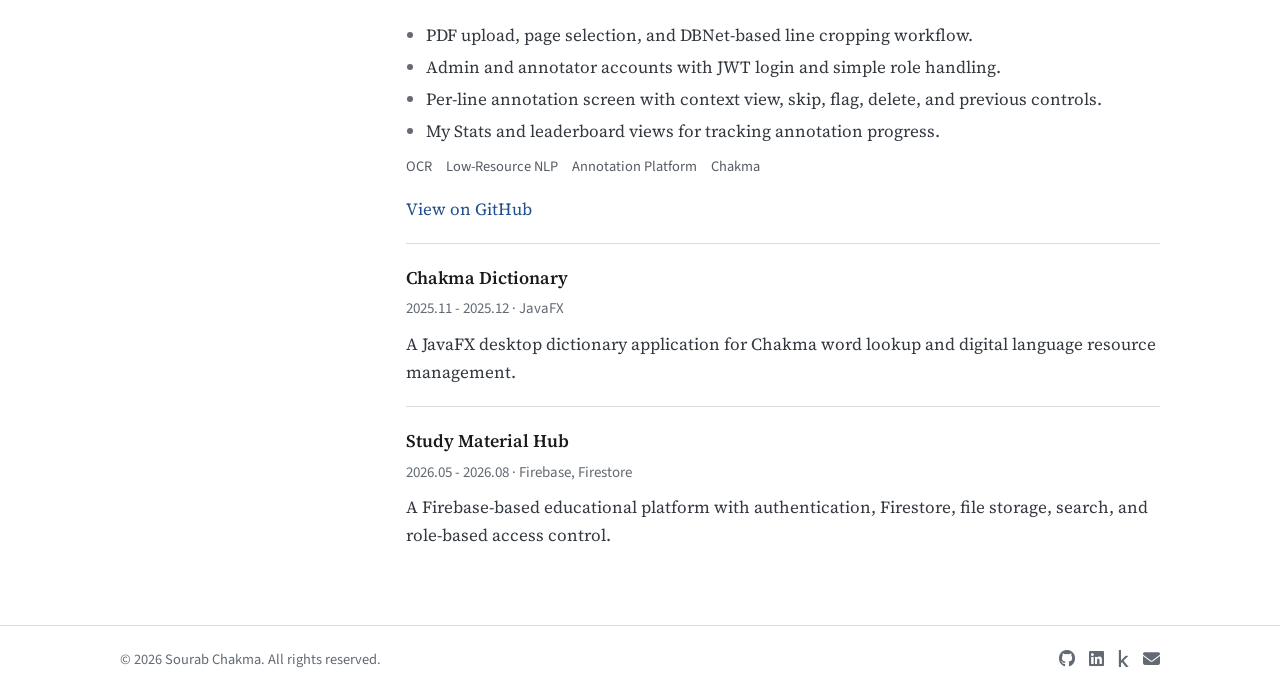
<file: projects.html>
<!DOCTYPE html>
<html lang="en">
<head>
    <meta charset="UTF-8">
    <meta name="viewport" content="width=device-width, initial-scale=1.0">
    <title>Projects — Sourab Chakma</title>
    <link rel="stylesheet" href="https://cdnjs.cloudflare.com/ajax/libs/font-awesome/6.5.1/css/all.min.css">
    <link rel="stylesheet" href="assets/styles.css?v=3.0.0">
    <script src="assets/theme.js?v=3.0.0" defer></script>
</head>
<body>
    <div class="page-wrapper">
        <header class="main-header">
            <nav class="navbar">
                <div class="nav-brand">Sourab Chakma</div>
                <div class="nav-menu-wrapper">
                    <ul class="nav-links" id="nav-links">
                        <li><a href="index.html">About</a></li>
                        <li><a href="publications.html">Research</a></li>
                        <li><a href="experience.html">Experience</a></li>
                        <li><a href="projects.html" class="active">Projects</a></li>
                        <li><a href="Skills.html">Skills</a></li>
                        <li><a href="education.html">Education</a></li>
                        <li><a href="volunteer.html">Volunteer</a></li>
                        <li><a href="blog.html">Blog</a></li>
                    </ul>
                    <button class="hamburger-menu" id="hamburger" aria-label="Toggle Menu">
                        <span></span>
                        <span></span>
                        <span></span>
                    </button>
                </div>
            </nav>
        </header>

        <main class="scrollable-content-area">
            <div class="container">
                <div class="layout-grid">
                    <!-- Left Sidebar (Sticky) -->
                    <aside class="sidebar">
                        <img src="me.jpg" alt="Sourab Chakma" class="sidebar-profile-img">
                        <h1 class="sidebar-name">Sourab Chakma</h1>
                        <div class="sidebar-title">
                            Research Associate &amp; Team Lead<br>
                            <strong>Institute of Policy Dynamics</strong>
                            <span class="sidebar-role">Associate Software Engineer<br><strong>Verne Ltd.</strong></span>
                        </div>
                        
                        <div class="sidebar-socials">
                            <a href="https://github.com/sourab337" target="_blank" title="GitHub"><i class="fab fa-github"></i></a>
                            <a href="https://www.linkedin.com/in/sourab-chakma-b78152263/" target="_blank" title="LinkedIn"><i class="fab fa-linkedin"></i></a>
                            <a href="#" target="_blank" title="Kaggle"><i class="fab fa-kaggle"></i></a>
                            <a href="mailto:sourabchakma337@gmail.com" title="Email"><i class="fas fa-envelope"></i></a>
                        </div>
                        
                        <div class="sidebar-details">
                            <div class="sidebar-detail-item">
                                <i class="fas fa-map-marker-alt"></i>
                                <span>Dhaka, Bangladesh</span>
                            </div>
                            <div class="sidebar-detail-item">
                                <i class="fas fa-envelope"></i>
                                <a href="mailto:sourabchakma337@gmail.com">sourabchakma337@gmail.com</a>
                            </div>
                        </div>
                    </aside>

                    <!-- Right Column Content -->
                    <div class="content-area">
                        <section class="academic-section">
                            <h2>Selected Projects</h2>

                            <div class="card" style="margin-top: 20px;">
                                <div class="card-title">ChakmaMath: Mathematical Reasoning in Low-Resource Languages</div>
                                <div class="card-subtitle">Ongoing</div>
                                <p>Developing ChakmaMath, a mathematical reasoning dataset for Chakma, with plans to benchmark the reasoning ability of LLMs in low-resource languages.</p>
                                <div class="card-tags">
                                    <span>LLM Evaluation</span>
                                    <span>Reasoning</span>
                                    <span>Chakma</span>
                                </div>
                            </div>

                            <div class="card" style="margin-top: 20px;">
                                <div class="card-title">Chakma Cultural Value Alignment</div>
                                <div class="card-subtitle">2026.06 - Present</div>
                                <p>Investigating how LLMs represent and respond to Chakma cultural values, and contributing to a Chakma cultural-values dataset for evaluating pluralistic value alignment.</p>
                                <div class="card-tags">
                                    <span>LLMs</span>
                                    <span>Value Alignment</span>
                                    <span>Chakma</span>
                                </div>
                            </div>

                            <div class="card" style="margin-top: 20px;">
                                <div class="card-title">Multilingual Sentiment Dataset for Indigenous Languages</div>
                                <div class="card-subtitle">2026.07 - 2026.08</div>
                                <p>Curated a sentiment dataset covering Chakma, Mandi, and Tanchangya with aligned Bengali and English translations.</p>
                                <ul class="resume-item-details" style="margin-top: 12px;">
                                    <li>Coordinated collection, translation, annotation, and quality control across language communities.</li>
                                    <li>Evaluated mBERT, XLM-RoBERTa, BanglaBERT, SVM, and Naive Bayes baselines for sentiment classification.</li>
                                </ul>
                                <div class="card-tags">
                                    <span>Sentiment Analysis</span>
                                    <span>Dataset Curation</span>
                                    <span>Low-Resource NLP</span>
                                </div>
                            </div>

                            <div class="card" style="margin-top: 20px;">
                                <div class="card-title">Chakma OCR: Dataset and Recognition System</div>
                                <div class="card-subtitle">2025 - Present</div>
                                <p>A Chakma-script OCR dataset built from real-world and synthetic document images, with annotation and quality-control workflows.</p>
                                <ul class="resume-item-details" style="margin-top: 12px;">
                                    <li>Fine-tuned Microsoft's TrOCR on Chakma.</li>
                                    <li>Developed preprocessing, training, and evaluation pipelines to study OCR under limited labeled data and real-world conditions.</li>
                                </ul>
                                <div class="card-tags">
                                    <span>OCR</span>
                                    <span>TrOCR</span>
                                    <span>Chakma</span>
                                </div>
                            </div>

                            <div class="card" style="margin-top: 20px;">
                                <div class="card-title">Harano Sur: Endangered Chakma Vocabulary Preservation</div>
                                <div class="card-subtitle">2026.08 - Present</div>
                                <p>Documenting endangered Chakma vocabulary with elderly speakers through in-person and online collection, with a mobile-friendly Google Sheets/Apps Script system to record, organize, and review entries.</p>
                                <div class="card-tags">
                                    <span>Language Preservation</span>
                                    <span>Apps Script</span>
                                    <span>Chakma</span>
                                </div>
                            </div>

                            <div class="card" style="margin-top: 20px;">
                                <div class="card-title" style="display: flex; align-items: center; gap: 12px; flex-wrap: wrap;">
                                    <i class="fas fa-book-open" style="color: var(--color-primary);"></i>
                                    Chakma OCR Annotation Platform
                                </div>
                                <div class="card-subtitle">2026.04 - 2026.05 &middot; FastAPI, SQLite, JWT Auth, DBNet, PDF2Image</div>
                                <p>
                                    Multi-user annotation platform built on top of the Chakma OCR dataset builder pipeline. It supports account-based access, book assignment, per-line annotation, and progress tracking for low-resource Chakma OCR workflows.
                                </p>
                                <ul class="resume-item-details" style="margin-top: 12px;">
                                    <li>PDF upload, page selection, and DBNet-based line cropping workflow.</li>
                                    <li>Admin and annotator accounts with JWT login and simple role handling.</li>
                                    <li>Per-line annotation screen with context view, skip, flag, delete, and previous controls.</li>
                                    <li>My Stats and leaderboard views for tracking annotation progress.</li>
                                </ul>
                                <div class="card-tags">
                                    <span>OCR</span>
                                    <span>Low-Resource NLP</span>
                                    <span>Annotation Platform</span>
                                    <span>Chakma</span>
                                </div>
                                <p style="margin-top: 16px; margin-bottom: 0;">
                                    <a href="https://github.com/sourab337/chakma-annotation-platform" target="_blank" rel="noopener noreferrer">View on GitHub</a>
                                </p>
                            </div>

                            <div class="card" style="margin-top: 20px;">
                                <div class="card-title">Chakma Dictionary</div>
                                <div class="card-subtitle">2025.11 - 2025.12 &middot; JavaFX</div>
                                <p>A JavaFX desktop dictionary application for Chakma word lookup and digital language resource management.</p>
                            </div>

                            <div class="card" style="margin-top: 20px;">
                                <div class="card-title">Study Material Hub</div>
                                <div class="card-subtitle">2026.05 - 2026.08 &middot; Firebase, Firestore</div>
                                <p>A Firebase-based educational platform with authentication, Firestore, file storage, search, and role-based access control.</p>
                            </div>
                        </section>
                    </div>
                </div>
            </div>
        </main>

        <footer class="main-footer">
            <div class="footer-content">
                <p>&copy; 2026 Sourab Chakma. All rights reserved.</p>
                <div class="footer-icons">
                    <a href="https://github.com/sourab337" target="_blank"><i class="fab fa-github"></i></a>
                    <a href="https://www.linkedin.com/in/sourab-chakma-b78152263/" target="_blank"><i class="fab fa-linkedin"></i></a>
                    <a href="#" target="_blank"><i class="fab fa-kaggle"></i></a>
                    <a href="mailto:sourabchakma337@gmail.com"><i class="fas fa-envelope"></i></a>
                </div>
            </div>
        </footer>
    </div>
</body>
</html>
</file>
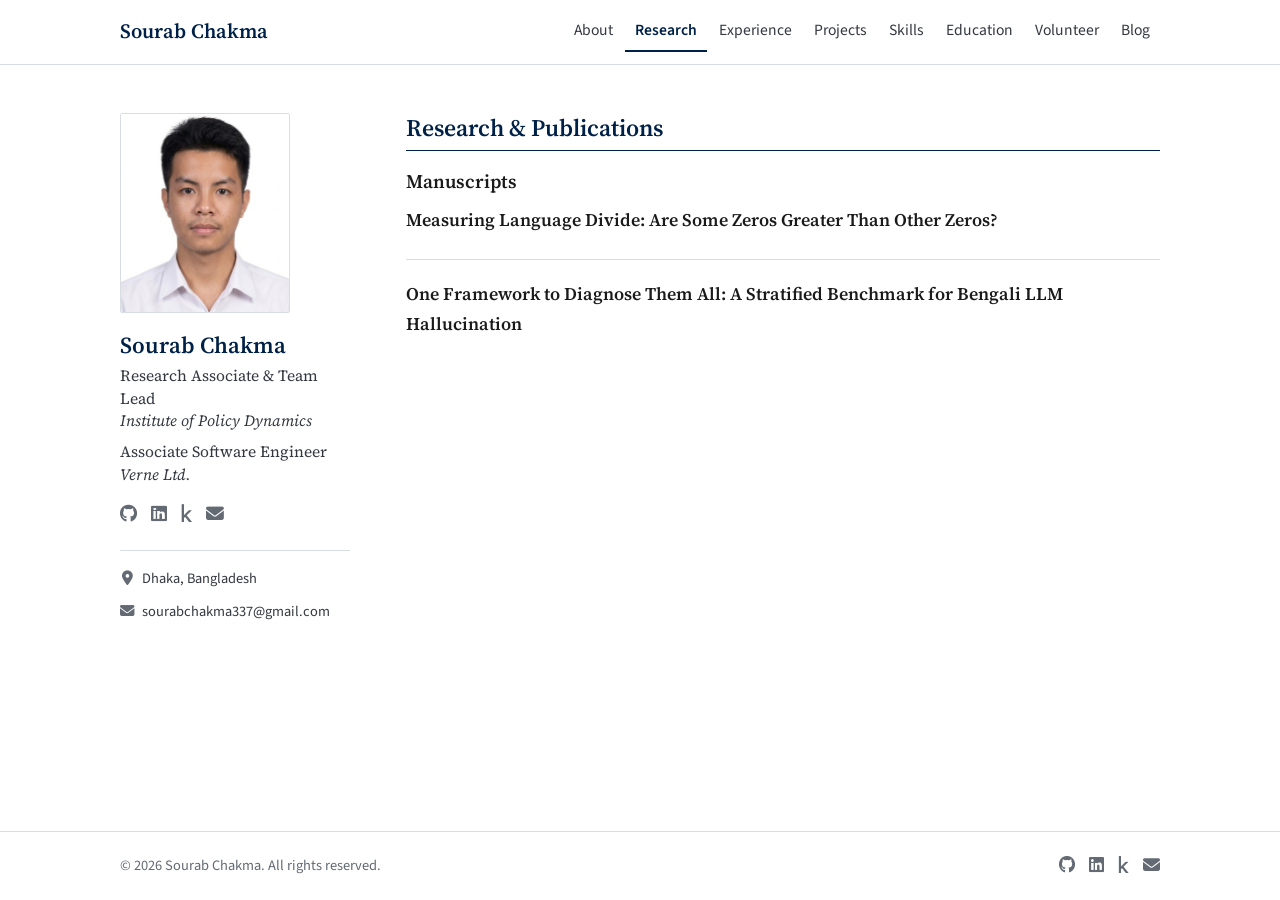
<file: publications.html>
<!DOCTYPE html>
<html lang="en">
<head>
    <meta charset="UTF-8">
    <meta name="viewport" content="width=device-width, initial-scale=1.0">
    <title>Research — Sourab Chakma</title>
    <link rel="stylesheet" href="https://cdnjs.cloudflare.com/ajax/libs/font-awesome/6.5.1/css/all.min.css">
    <link rel="stylesheet" href="assets/styles.css?v=3.0.0">
    <script src="assets/theme.js?v=3.0.0" defer></script>
</head>
<body>
    <div class="page-wrapper">
        <header class="main-header">
            <nav class="navbar">
                <div class="nav-brand">Sourab Chakma</div>
                <div class="nav-menu-wrapper">
                    <ul class="nav-links" id="nav-links">
                        <li><a href="index.html">About</a></li>
                        <li><a href="publications.html" class="active">Research</a></li>
                        <li><a href="experience.html">Experience</a></li>
                        <li><a href="projects.html">Projects</a></li>
                        <li><a href="Skills.html">Skills</a></li>
                        <li><a href="education.html">Education</a></li>
                        <li><a href="volunteer.html">Volunteer</a></li>
                        <li><a href="blog.html">Blog</a></li>
                    </ul>
                    <button class="hamburger-menu" id="hamburger" aria-label="Toggle Menu">
                        <span></span>
                        <span></span>
                        <span></span>
                    </button>
                </div>
            </nav>
        </header>

        <main class="scrollable-content-area">
            <div class="container">
                <div class="layout-grid">
                    <!-- Left Sidebar (Sticky) -->
                    <aside class="sidebar">
                        <img src="me.jpg" alt="Sourab Chakma" class="sidebar-profile-img">
                        <h1 class="sidebar-name">Sourab Chakma</h1>
                        <div class="sidebar-title">
                            Research Associate &amp; Team Lead<br>
                            <strong>Institute of Policy Dynamics</strong>
                            <span class="sidebar-role">Associate Software Engineer<br><strong>Verne Ltd.</strong></span>
                        </div>
                        
                        <div class="sidebar-socials">
                            <a href="https://github.com/sourab337" target="_blank" title="GitHub"><i class="fab fa-github"></i></a>
                            <a href="https://www.linkedin.com/in/sourab-chakma-b78152263/" target="_blank" title="LinkedIn"><i class="fab fa-linkedin"></i></a>
                            <a href="#" target="_blank" title="Kaggle"><i class="fab fa-kaggle"></i></a>
                            <a href="mailto:sourabchakma337@gmail.com" title="Email"><i class="fas fa-envelope"></i></a>
                        </div>
                        
                        <div class="sidebar-details">
                            <div class="sidebar-detail-item">
                                <i class="fas fa-map-marker-alt"></i>
                                <span>Dhaka, Bangladesh</span>
                            </div>
                            <div class="sidebar-detail-item">
                                <i class="fas fa-envelope"></i>
                                <a href="mailto:sourabchakma337@gmail.com">sourabchakma337@gmail.com</a>
                            </div>
                        </div>
                    </aside>

                    <!-- Right Column Content -->
                    <div class="content-area">
                        <section class="academic-section">
                            <h2>Research & Publications</h2>
                            
                            <h3>Manuscripts</h3>

                            <div class="card" style="margin-top: 12px;">
                                <div class="card-title">Measuring Language Divide: Are Some Zeros Greater Than Other Zeros?</div>
                            </div>

                            <div class="card" style="margin-top: 20px;">
                                <div class="card-title">One Framework to Diagnose Them All: A Stratified Benchmark for Bengali LLM Hallucination</div>
                            </div>
                        </section>
                    </div>
                </div>
            </div>
        </main>

        <footer class="main-footer">
            <div class="footer-content">
                <p>&copy; 2026 Sourab Chakma. All rights reserved.</p>
                <div class="footer-icons">
                    <a href="https://github.com/sourab337" target="_blank"><i class="fab fa-github"></i></a>
                    <a href="https://www.linkedin.com/in/sourab-chakma-b78152263/" target="_blank"><i class="fab fa-linkedin"></i></a>
                    <a href="#" target="_blank"><i class="fab fa-kaggle"></i></a>
                    <a href="mailto:sourabchakma337@gmail.com"><i class="fas fa-envelope"></i></a>
                </div>
            </div>
        </footer>
    </div>
</body>
</html>
</file>
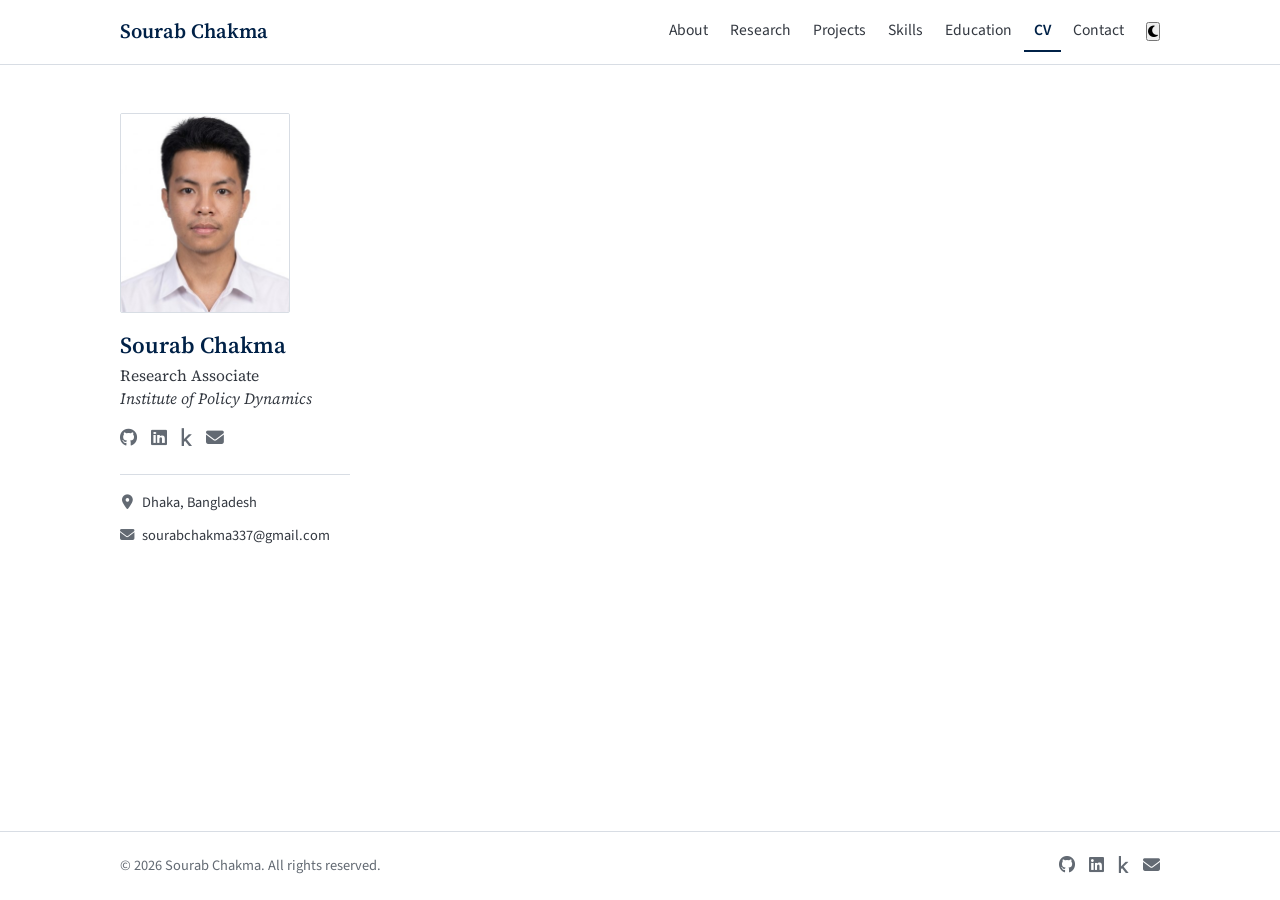
<file: resume.html>
<!DOCTYPE html>
<html lang="en">
<head>
    <meta charset="UTF-8">
    <meta name="viewport" content="width=device-width, initial-scale=1.0">
    <title>CV — Sourab Chakma</title>
    <script>
        (function() {
            const savedTheme = localStorage.getItem('portfolio-theme');
            const initialTheme = savedTheme || 'dark';
            document.documentElement.setAttribute('data-theme', initialTheme);
        })();
    </script>
    <link rel="stylesheet" href="https://cdnjs.cloudflare.com/ajax/libs/font-awesome/6.5.1/css/all.min.css">
    <link rel="stylesheet" href="assets/styles.css?v=1.0.1">
    <script src="assets/theme.js?v=1.0.1" defer></script>
</head>
<body>
    <div class="page-wrapper">
        <header class="main-header">
            <nav class="navbar">
                <div class="nav-brand">Sourab Chakma</div>
                <div class="nav-menu-wrapper">
                    <ul class="nav-links" id="nav-links">
                        <li><a href="index.html">About</a></li>
                        <li><a href="publications.html">Research</a></li>
                        <li><a href="projects.html">Projects</a></li>
                        <li><a href="Skills.html">Skills</a></li>
                        <li><a href="education.html">Education</a></li>
                        <li><a href="resume.html" class="active">CV</a></li>
                        <li><a href="contact.html">Contact</a></li>
                    </ul>
                    <button class="theme-toggle-btn" id="theme-toggle" aria-label="Toggle Theme">
                        <i class="fas fa-moon"></i>
                    </button>
                    <button class="hamburger-menu" id="hamburger" aria-label="Toggle Menu">
                        <span></span>
                        <span></span>
                        <span></span>
                    </button>
                </div>
            </nav>
        </header>

        <main class="scrollable-content-area">
            <div class="container">
                <div class="layout-grid">
                    <!-- Left Sidebar (Sticky) -->
                    <aside class="sidebar">
                        <img src="me.jpg" alt="Sourab Chakma" class="sidebar-profile-img">
                        <h1 class="sidebar-name">Sourab Chakma</h1>
                        <div class="sidebar-title">
                            Research Associate<br>
                            <strong>Institute of Policy Dynamics</strong>
                        </div>
                        
                        <div class="sidebar-socials">
                            <a href="https://github.com/sourab337" target="_blank" title="GitHub"><i class="fab fa-github"></i></a>
                            <a href="https://www.linkedin.com/in/sourab-chakma-b78152263/" target="_blank" title="LinkedIn"><i class="fab fa-linkedin"></i></a>
                            <a href="#" target="_blank" title="Kaggle"><i class="fab fa-kaggle"></i></a>
                            <a href="mailto:sourabchakma337@gmail.com" title="Email"><i class="fas fa-envelope"></i></a>
                        </div>
                        
                        <div class="sidebar-details">
                            <div class="sidebar-detail-item">
                                <i class="fas fa-map-marker-alt"></i>
                                <span>Dhaka, Bangladesh</span>
                            </div>
                            <div class="sidebar-detail-item">
                                <i class="fas fa-envelope"></i>
                                <a href="mailto:sourabchakma337@gmail.com">sourabchakma337@gmail.com</a>
                            </div>

                        </div>
                    </aside>

                    <!-- Right Column Content -->
                    <div class="content-area"></div>
                </div>
            </div>
        </main>

        <footer class="main-footer">
            <div class="footer-content">
                <p>&copy; 2026 Sourab Chakma. All rights reserved.</p>
                <div class="footer-icons">
                    <a href="https://github.com/sourab337" target="_blank"><i class="fab fa-github"></i></a>
                    <a href="https://www.linkedin.com/in/sourab-chakma-b78152263/" target="_blank"><i class="fab fa-linkedin"></i></a>
                    <a href="#" target="_blank"><i class="fab fa-kaggle"></i></a>
                    <a href="mailto:sourabchakma337@gmail.com"><i class="fas fa-envelope"></i></a>
                </div>
            </div>
        </footer>
    </div>
</body>
</html>
</file>
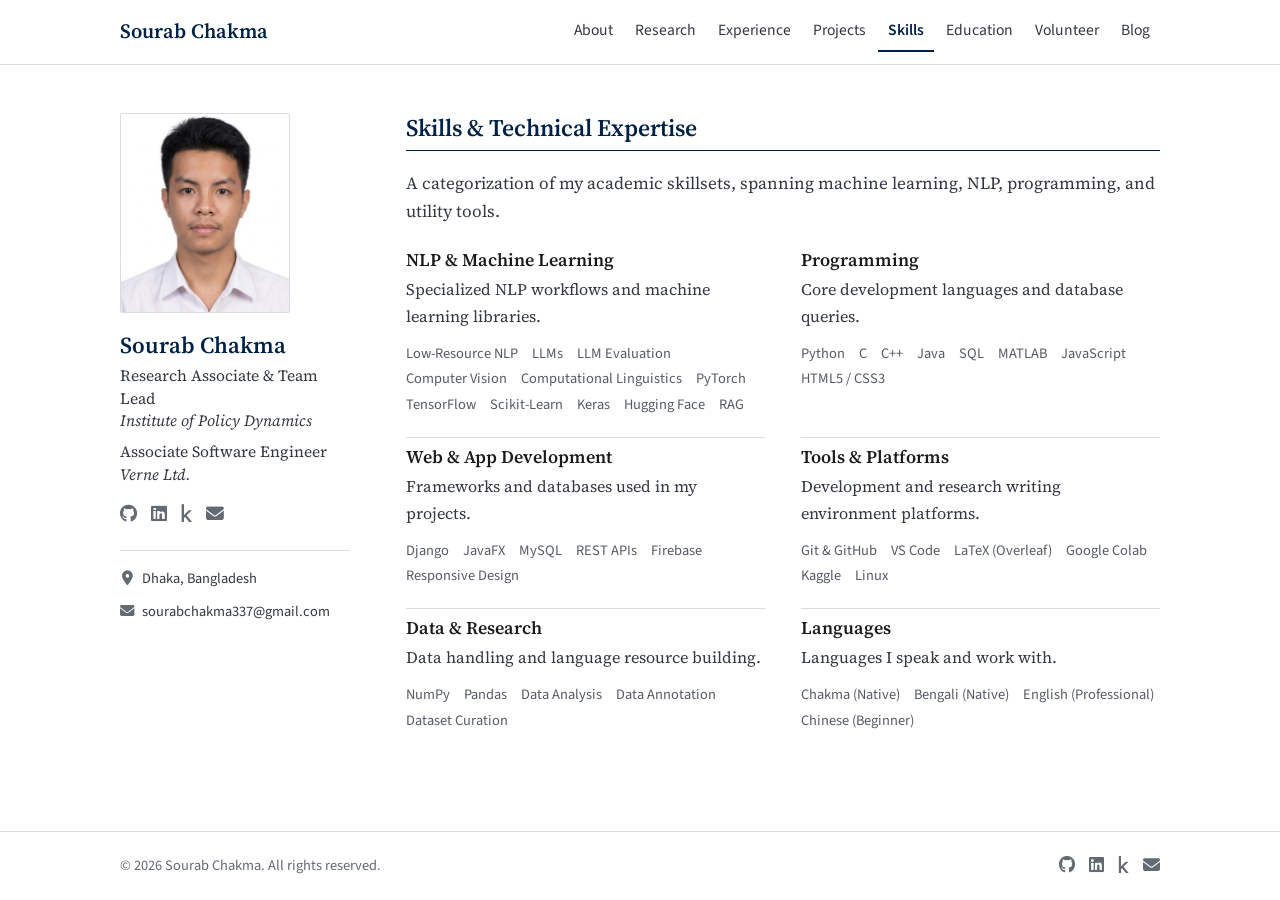
<file: Skills.html>
<!DOCTYPE html>
<html lang="en">
<head>
    <meta charset="UTF-8">
    <meta name="viewport" content="width=device-width, initial-scale=1.0">
    <title>Skills — Sourab Chakma</title>
    <link rel="stylesheet" href="https://cdnjs.cloudflare.com/ajax/libs/font-awesome/6.5.1/css/all.min.css">
    <link rel="stylesheet" href="assets/styles.css?v=3.0.0">
    <script src="assets/theme.js?v=3.0.0" defer></script>
</head>
<body>
    <div class="page-wrapper">
        <header class="main-header">
            <nav class="navbar">
                <div class="nav-brand">Sourab Chakma</div>
                <div class="nav-menu-wrapper">
                    <ul class="nav-links" id="nav-links">
                        <li><a href="index.html">About</a></li>
                        <li><a href="publications.html">Research</a></li>
                        <li><a href="experience.html">Experience</a></li>
                        <li><a href="projects.html">Projects</a></li>
                        <li><a href="Skills.html" class="active">Skills</a></li>
                        <li><a href="education.html">Education</a></li>
                        <li><a href="volunteer.html">Volunteer</a></li>
                        <li><a href="blog.html">Blog</a></li>
                    </ul>
                    <button class="hamburger-menu" id="hamburger" aria-label="Toggle Menu">
                        <span></span>
                        <span></span>
                        <span></span>
                    </button>
                </div>
            </nav>
        </header>

        <main class="scrollable-content-area">
            <div class="container">
                <div class="layout-grid">
                    <!-- Left Sidebar (Sticky) -->
                    <aside class="sidebar">
                        <img src="me.jpg" alt="Sourab Chakma" class="sidebar-profile-img">
                        <h1 class="sidebar-name">Sourab Chakma</h1>
                        <div class="sidebar-title">
                            Research Associate &amp; Team Lead<br>
                            <strong>Institute of Policy Dynamics</strong>
                            <span class="sidebar-role">Associate Software Engineer<br><strong>Verne Ltd.</strong></span>
                        </div>
                        
                        <div class="sidebar-socials">
                            <a href="https://github.com/sourab337" target="_blank" title="GitHub"><i class="fab fa-github"></i></a>
                            <a href="https://www.linkedin.com/in/sourab-chakma-b78152263/" target="_blank" title="LinkedIn"><i class="fab fa-linkedin"></i></a>
                            <a href="#" target="_blank" title="Kaggle"><i class="fab fa-kaggle"></i></a>
                            <a href="mailto:sourabchakma337@gmail.com" title="Email"><i class="fas fa-envelope"></i></a>
                        </div>
                        
                        <div class="sidebar-details">
                            <div class="sidebar-detail-item">
                                <i class="fas fa-map-marker-alt"></i>
                                <span>Dhaka, Bangladesh</span>
                            </div>
                            <div class="sidebar-detail-item">
                                <i class="fas fa-envelope"></i>
                                <a href="mailto:sourabchakma337@gmail.com">sourabchakma337@gmail.com</a>
                            </div>

                        </div>
                    </aside>

                    <!-- Right Column Content -->
                    <div class="content-area">
                        <section class="academic-section">
                            <h2>Skills & Technical Expertise</h2>
                            <p style="margin-bottom: 24px;">
                                A categorization of my academic skillsets, spanning machine learning, NLP, programming, and utility tools.
                            </p>
                            
                            <div class="grid-container">
                                <!-- Card 1: NLP & AI -->
                                <div class="card">
                                    <h3 class="card-title"><i class="fas fa-brain" style="color: var(--color-primary); margin-right: 6px;"></i> NLP & Machine Learning</h3>
                                    <p style="font-size: 0.95rem; margin-bottom: 12px; color: var(--text-secondary);">
                                        Specialized NLP workflows and machine learning libraries.
                                    </p>
                                    <div class="card-tags">
                                        <span>Low-Resource NLP</span>
                                        <span>LLMs</span>
                                        <span>LLM Evaluation</span>
                                        <span>Computer Vision</span>
                                        <span>Computational Linguistics</span>
                                        <span>PyTorch</span>
                                        <span>TensorFlow</span>
                                        <span>Scikit-Learn</span>
                                        <span>Keras</span>
                                        <span>Hugging Face</span>
                                        <span>RAG</span>
                                    </div>
                                </div>

                                <!-- Card 2: Programming -->
                                <div class="card">
                                    <h3 class="card-title"><i class="fas fa-code" style="color: var(--color-primary); margin-right: 6px;"></i> Programming</h3>
                                    <p style="font-size: 0.95rem; margin-bottom: 12px; color: var(--text-secondary);">
                                        Core development languages and database queries.
                                    </p>
                                    <div class="card-tags">
                                        <span>Python</span>
                                        <span>C</span>
                                        <span>C++</span>
                                        <span>Java</span>
                                        <span>SQL</span>
                                        <span>MATLAB</span>
                                        <span>JavaScript</span>
                                        <span>HTML5 / CSS3</span>
                                    </div>
                                </div>

                                <!-- Card 3: Web & Desktop Dev -->
                                <div class="card">
                                    <h3 class="card-title"><i class="fas fa-laptop-code" style="color: var(--color-primary); margin-right: 6px;"></i> Web & App Development</h3>
                                    <p style="font-size: 0.95rem; margin-bottom: 12px; color: var(--text-secondary);">
                                        Frameworks and databases used in my projects.
                                    </p>
                                    <div class="card-tags">
                                        <span>Django</span>
                                        <span>JavaFX</span>
                                        <span>MySQL</span>
                                        <span>REST APIs</span>
                                        <span>Firebase</span>
                                        <span>Responsive Design</span>
                                    </div>
                                </div>

                                <!-- Card 4: Tools -->
                                <div class="card">
                                    <h3 class="card-title"><i class="fas fa-terminal" style="color: var(--color-primary); margin-right: 6px;"></i> Tools & Platforms</h3>
                                    <p style="font-size: 0.95rem; margin-bottom: 12px; color: var(--text-secondary);">
                                        Development and research writing environment platforms.
                                    </p>
                                    <div class="card-tags">
                                        <span>Git & GitHub</span>
                                        <span>VS Code</span>
                                        <span>LaTeX (Overleaf)</span>
                                        <span>Google Colab</span>
                                        <span>Kaggle</span>
                                        <span>Linux</span>
                                    </div>
                                </div>

                                <!-- Card 5: Data & Research -->
                                <div class="card">
                                    <h3 class="card-title"><i class="fas fa-database" style="color: var(--color-primary); margin-right: 6px;"></i> Data &amp; Research</h3>
                                    <p style="font-size: 0.95rem; margin-bottom: 12px; color: var(--text-secondary);">
                                        Data handling and language resource building.
                                    </p>
                                    <div class="card-tags">
                                        <span>NumPy</span>
                                        <span>Pandas</span>
                                        <span>Data Analysis</span>
                                        <span>Data Annotation</span>
                                        <span>Dataset Curation</span>
                                    </div>
                                </div>

                                <!-- Card 6: Languages -->
                                <div class="card">
                                    <h3 class="card-title"><i class="fas fa-language" style="color: var(--color-primary); margin-right: 6px;"></i> Languages</h3>
                                    <p style="font-size: 0.95rem; margin-bottom: 12px; color: var(--text-secondary);">
                                        Languages I speak and work with.
                                    </p>
                                    <div class="card-tags">
                                        <span>Chakma (Native)</span>
                                        <span>Bengali (Native)</span>
                                        <span>English (Professional)</span>
                                        <span>Chinese (Beginner)</span>
                                    </div>
                                </div>
                            </div>
                        </section>
                    </div>
                </div>
            </div>
        </main>

        <footer class="main-footer">
            <div class="footer-content">
                <p>&copy; 2026 Sourab Chakma. All rights reserved.</p>
                <div class="footer-icons">
                    <a href="https://github.com/sourab337" target="_blank"><i class="fab fa-github"></i></a>
                    <a href="https://www.linkedin.com/in/sourab-chakma-b78152263/" target="_blank"><i class="fab fa-linkedin"></i></a>
                    <a href="#" target="_blank"><i class="fab fa-kaggle"></i></a>
                    <a href="mailto:sourabchakma337@gmail.com"><i class="fas fa-envelope"></i></a>
                </div>
            </div>
        </footer>
    </div>
</body>
</html>
</file>
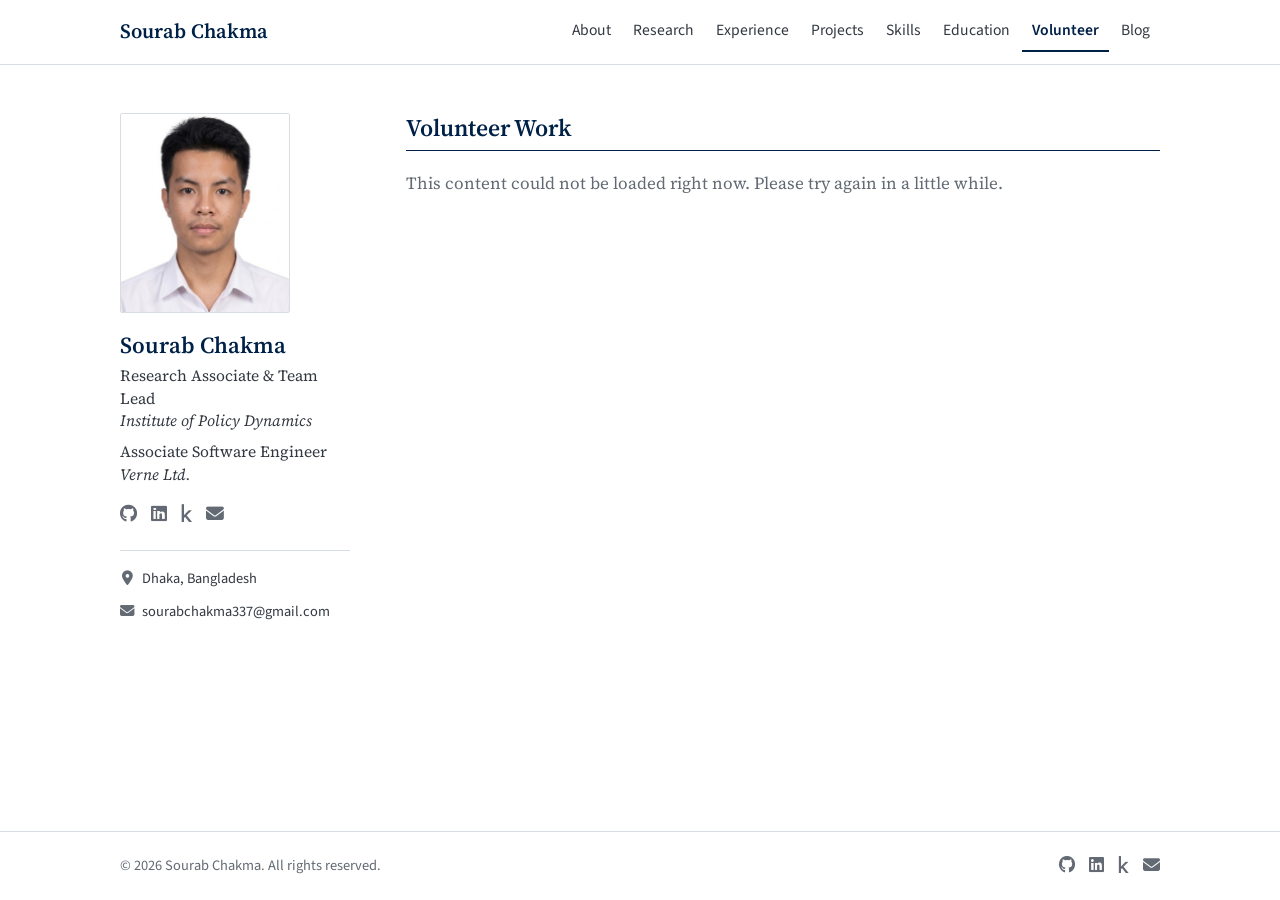
<file: volunteer.html>
<!DOCTYPE html>
<html lang="en">
<head>
    <meta charset="UTF-8">
    <meta name="viewport" content="width=device-width, initial-scale=1.0">
    <title>Volunteer Work — Sourab Chakma</title>
    <link rel="stylesheet" href="https://cdnjs.cloudflare.com/ajax/libs/font-awesome/6.5.1/css/all.min.css">
    <link rel="stylesheet" href="assets/styles.css?v=3.0.0">
    <script src="assets/theme.js?v=3.0.0" defer></script>
    <script src="assets/content.js?v=1.0.0" defer></script>
</head>
<body>
    <div class="page-wrapper">
        <header class="main-header">
            <nav class="navbar">
                <div class="nav-brand">Sourab Chakma</div>
                <div class="nav-menu-wrapper">
                    <ul class="nav-links" id="nav-links">
                        <li><a href="index.html">About</a></li>
                        <li><a href="publications.html">Research</a></li>
                        <li><a href="experience.html">Experience</a></li>
                        <li><a href="projects.html">Projects</a></li>
                        <li><a href="Skills.html">Skills</a></li>
                        <li><a href="education.html">Education</a></li>
                        <li><a href="volunteer.html" class="active">Volunteer</a></li>
                        <li><a href="blog.html">Blog</a></li>
                    </ul>
                    <button class="hamburger-menu" id="hamburger" aria-label="Toggle Menu">
                        <span></span>
                        <span></span>
                        <span></span>
                    </button>
                </div>
            </nav>
        </header>

        <main class="scrollable-content-area">
            <div class="container">
                <div class="layout-grid">
                    <!-- Left Sidebar (Sticky) -->
                    <aside class="sidebar">
                        <img src="me.jpg" alt="Sourab Chakma" class="sidebar-profile-img">
                        <h1 class="sidebar-name">Sourab Chakma</h1>
                        <div class="sidebar-title">
                            Research Associate &amp; Team Lead<br>
                            <strong>Institute of Policy Dynamics</strong>
                            <span class="sidebar-role">Associate Software Engineer<br><strong>Verne Ltd.</strong></span>
                        </div>
                        
                        <div class="sidebar-socials">
                            <a href="https://github.com/sourab337" target="_blank" title="GitHub"><i class="fab fa-github"></i></a>
                            <a href="https://www.linkedin.com/in/sourab-chakma-b78152263/" target="_blank" title="LinkedIn"><i class="fab fa-linkedin"></i></a>
                            <a href="#" target="_blank" title="Kaggle"><i class="fab fa-kaggle"></i></a>
                            <a href="mailto:sourabchakma337@gmail.com" title="Email"><i class="fas fa-envelope"></i></a>
                        </div>
                        
                        <div class="sidebar-details">
                            <div class="sidebar-detail-item">
                                <i class="fas fa-map-marker-alt"></i>
                                <span>Dhaka, Bangladesh</span>
                            </div>
                            <div class="sidebar-detail-item">
                                <i class="fas fa-envelope"></i>
                                <a href="mailto:sourabchakma337@gmail.com">sourabchakma337@gmail.com</a>
                            </div>

                        </div>
                    </aside>

                    <!-- Right Column Content -->
                    <div class="content-area">
                        <section class="academic-section">
                            <h2>Volunteer Work</h2>
                            <div id="volunteer-content"><p class="content-status">Loading...</p></div>
                        </section>
                    </div>
                </div>
            </div>
        </main>

        <footer class="main-footer">
            <div class="footer-content">
                <p>&copy; 2026 Sourab Chakma. All rights reserved.</p>
                <div class="footer-icons">
                    <a href="https://github.com/sourab337" target="_blank"><i class="fab fa-github"></i></a>
                    <a href="https://www.linkedin.com/in/sourab-chakma-b78152263/" target="_blank"><i class="fab fa-linkedin"></i></a>
                    <a href="#" target="_blank"><i class="fab fa-kaggle"></i></a>
                    <a href="mailto:sourabchakma337@gmail.com"><i class="fas fa-envelope"></i></a>
                </div>
            </div>
        </footer>
    </div>
</body>
</html>
</file>
<file: assets/styles.css>
/* ==========================================
   Sourab Chakma - Academic Portfolio CSS
   Paper-like academic theme
   ========================================== */

@import url('https://fonts.googleapis.com/css2?family=Source+Serif+4:ital,opsz,wght@0,8..60,400;0,8..60,600;0,8..60,700;1,8..60,400&family=Source+Sans+3:wght@400;500;600&display=swap');

:root {
    /* Fonts */
    --font-heading: 'Source Serif 4', Georgia, 'Times New Roman', serif;
    --font-body: 'Source Serif 4', Georgia, 'Times New Roman', serif;
    --font-ui: 'Source Sans 3', 'Segoe UI', Arial, sans-serif;

    /* Academic palette */
    --bg-primary: #ffffff;
    --bg-secondary: #f4f6f9;
    --bg-nav: #ffffff;

    --color-primary: #1f4e8c;       /* Links */
    --color-heading: #002147;       /* Oxford blue */
    --color-secondary: #555b64;

    --text-primary: #1a1a1a;
    --text-secondary: #333840;
    --text-muted: #636a73;

    --border-color: #d8dde4;
}

/* ==========================================
   General & Reset Rules
   ========================================== */
* {
    box-sizing: border-box;
    margin: 0;
    padding: 0;
}

html, body {
    height: 100%;
    font-family: var(--font-body);
    background-color: var(--bg-primary);
    color: var(--text-primary);
    line-height: 1.65;
    font-size: 17px;
    -webkit-font-smoothing: antialiased;
}

p {
    margin-bottom: 1.1rem;
    color: var(--text-secondary);
}

a {
    color: var(--color-primary);
    text-decoration: none;
}

a:hover {
    text-decoration: underline;
    text-underline-offset: 3px;
}

/* Typography */
h1, h2, h3, h4 {
    font-family: var(--font-heading);
    color: var(--text-primary);
    font-weight: 600;
    line-height: 1.3;
}

h1 { font-size: 2rem; margin-bottom: 0.5rem; }
h2 { font-size: 1.45rem; margin-bottom: 1.25rem; }
h3 { font-size: 1.12rem; margin-bottom: 0.7rem; }

/* Layout Wrapper */
.page-wrapper {
    display: flex;
    flex-direction: column;
    min-height: 100vh;
}

.scrollable-content-area {
    flex: 1;
    padding: 48px 24px;
}

.container {
    max-width: 1040px;
    margin: 0 auto;
    width: 100%;
}

/* Two-Column Grid */
.layout-grid {
    display: grid;
    grid-template-columns: 230px minmax(0, 1fr);
    gap: 56px;
    align-items: start;
}

/* ==========================================
   Header & Navigation
   ========================================== */
.main-header {
    background-color: var(--bg-nav);
    border-bottom: 1px solid var(--border-color);
    position: sticky;
    top: 0;
    z-index: 100;
}

.navbar {
    max-width: 1088px;
    margin: 0 auto;
    height: 64px;
    display: flex;
    align-items: center;
    justify-content: space-between;
    padding: 0 24px;
}

.nav-brand {
    font-family: var(--font-heading);
    font-size: 1.2rem;
    font-weight: 600;
    color: var(--color-heading);
}

.nav-menu-wrapper {
    display: flex;
    align-items: center;
    gap: 12px;
}

.nav-links {
    list-style: none;
    display: flex;
    gap: 2px;
}

.nav-links a {
    display: block;
    color: var(--text-secondary);
    font-family: var(--font-ui);
    font-size: 0.92rem;
    padding: 6px 10px;
    border-bottom: 2px solid transparent;
}

.nav-links a:hover {
    color: var(--color-heading);
    text-decoration: none;
}

.nav-links a.active {
    color: var(--color-heading);
    font-weight: 600;
    border-bottom-color: var(--color-heading);
}

/* Hamburger menu button */
.hamburger-menu {
    display: none;
    flex-direction: column;
    justify-content: space-between;
    width: 24px;
    height: 16px;
    background: none;
    border: none;
    cursor: pointer;
    z-index: 110;
    padding: 0;
}

.hamburger-menu span {
    width: 100%;
    height: 2px;
    background-color: var(--text-primary);
    border-radius: 1px;
    transition: all 0.3s ease;
}

.hamburger-menu.active span:nth-child(1) {
    transform: translateY(7px) rotate(45deg);
}
.hamburger-menu.active span:nth-child(2) {
    opacity: 0;
}
.hamburger-menu.active span:nth-child(3) {
    transform: translateY(-7px) rotate(-45deg);
}

/* ==========================================
   Left Column: Sticky Sidebar
   ========================================== */
.sidebar {
    position: sticky;
    top: 112px;
    display: flex;
    flex-direction: column;
    align-items: flex-start;
    text-align: left;
}

.sidebar-profile-img {
    width: 170px;
    height: 200px;
    border-radius: 2px;
    border: 1px solid var(--border-color);
    object-fit: cover;
    margin-bottom: 18px;
}

.sidebar-name {
    color: var(--color-heading);
    font-size: 1.35rem;
    font-weight: 600;
    margin-bottom: 4px;
}

.sidebar-title {
    font-size: 0.92rem;
    color: var(--text-secondary);
    margin-bottom: 14px;
    line-height: 1.45;
}

.sidebar-title strong {
    font-weight: 400;
    font-style: italic;
}

.sidebar-role {
    display: block;
    margin-top: 8px;
}

.sidebar-socials {
    display: flex;
    gap: 14px;
    margin-bottom: 20px;
    font-size: 1.05rem;
}

.sidebar-socials a {
    color: var(--text-muted);
}

.sidebar-socials a:hover {
    color: var(--color-primary);
    text-decoration: none;
}

.sidebar-details {
    width: 100%;
    border-top: 1px solid var(--border-color);
    padding-top: 16px;
    font-family: var(--font-ui);
    font-size: 0.85rem;
    display: flex;
    flex-direction: column;
    gap: 10px;
}

.sidebar-detail-item {
    display: flex;
    align-items: flex-start;
    gap: 8px;
    color: var(--text-secondary);
}

.sidebar-detail-item i {
    width: 14px;
    color: var(--text-muted);
    margin-top: 4px;
    text-align: center;
}

.sidebar-detail-item span,
.sidebar-detail-item a {
    flex: 1;
    min-width: 0;
    overflow-wrap: anywhere;
}

.sidebar-detail-item a {
    color: var(--text-secondary);
}

/* ==========================================
   Right Column: Content Area
   ========================================== */
.content-area {
    display: flex;
    flex-direction: column;
    gap: 36px;
}

.academic-section {
    padding-bottom: 8px;
}

.academic-section h2 {
    font-size: 1.4rem;
    font-weight: 600;
    border-bottom: 1px solid var(--color-heading);
    padding-bottom: 6px;
    margin-bottom: 18px;
    color: var(--color-heading);
}

/* News List */
.news-list {
    list-style: none;
}

.news-item {
    display: grid;
    grid-template-columns: 76px minmax(0, 1fr);
    gap: 12px;
    margin-bottom: 10px;
    color: var(--text-secondary);
}

.news-date {
    font-family: var(--font-ui);
    font-size: 0.88rem;
    color: var(--text-muted);
    padding-top: 2px;
}

/* Experience / Education items */
.resume-item {
    margin-bottom: 22px;
}

.resume-item p {
    margin-bottom: 0;
}

.resume-item-header {
    display: flex;
    justify-content: space-between;
    align-items: baseline;
    margin-bottom: 2px;
    gap: 6px 20px;
    flex-wrap: wrap;
}

.resume-item-title {
    font-size: 1.03rem;
    font-weight: 600;
    color: var(--text-primary);
    flex: 1 1 320px;
}

.resume-item-org {
    font-size: 1rem;
    font-style: italic;
    color: var(--text-secondary);
}

.resume-item-date {
    font-family: var(--font-ui);
    font-size: 0.88rem;
    color: var(--text-muted);
    white-space: nowrap;
}

.resume-item-details {
    margin-top: 6px;
    padding-left: 20px;
    list-style-type: disc;
}

.resume-item-details li {
    color: var(--text-secondary);
    margin-bottom: 4px;
}

.resume-item-details li::marker {
    color: var(--text-muted);
}

/* Projects, Publications & Skills: entries instead of boxes */
.grid-container {
    display: grid;
    grid-template-columns: repeat(auto-fit, minmax(300px, 1fr));
    gap: 8px 36px;
}

.card {
    padding: 0 0 20px;
    border-bottom: 1px solid var(--border-color);
}

.academic-section > .card:last-child,
.grid-container > .card:last-child {
    border-bottom: none;
}

@media (min-width: 961px) {
    .grid-container > .card:nth-last-child(-n+2) {
        border-bottom: none;
    }
}

.card p:last-child {
    margin-bottom: 0;
}

.card-title {
    font-family: var(--font-heading);
    font-size: 1.05rem;
    font-weight: 600;
    color: var(--text-primary);
    margin-bottom: 4px;
}

.card-title i {
    display: none;
}

.card-subtitle {
    font-family: var(--font-ui);
    font-size: 0.88rem;
    color: var(--text-muted);
    margin-bottom: 8px;
}

.card-tags {
    display: flex;
    flex-wrap: wrap;
    gap: 2px 14px;
    margin-top: 10px;
}

.card-tags span {
    font-family: var(--font-ui);
    font-size: 0.85rem;
    color: var(--color-secondary);
}

/* Volunteer photos & blog posts */
.content-status {
    color: var(--text-muted);
}

.post-body {
    white-space: pre-line;
}

.volunteer-group {
    margin-bottom: 32px;
}

.photo-grid {
    display: grid;
    grid-template-columns: repeat(auto-fill, minmax(200px, 1fr));
    gap: 14px;
    margin-top: 10px;
}

.photo img {
    display: block;
    width: 100%;
    aspect-ratio: 4 / 3;
    object-fit: cover;
    border: 1px solid var(--border-color);
    border-radius: 2px;
}

.photo figcaption {
    font-family: var(--font-ui);
    font-size: 0.85rem;
    color: var(--text-muted);
    margin-top: 5px;
}

.blog-post {
    padding-bottom: 20px;
    margin-bottom: 22px;
    border-bottom: 1px solid var(--border-color);
}

.blog-post:last-child {
    border-bottom: none;
}

/* Contact Page */
.contact-container {
    display: grid;
    grid-template-columns: 1fr;
    gap: 24px;
    max-width: 560px;
}

.form-group {
    margin-bottom: 16px;
}

.form-group label {
    display: block;
    font-family: var(--font-ui);
    font-size: 0.9rem;
    font-weight: 600;
    margin-bottom: 4px;
    color: var(--text-primary);
}

.form-control {
    width: 100%;
    background-color: var(--bg-primary);
    border: 1px solid var(--border-color);
    color: var(--text-primary);
    padding: 9px 12px;
    border-radius: 2px;
    font-family: var(--font-ui);
    font-size: 1rem;
}

.form-control:focus {
    outline: 2px solid var(--color-primary);
    outline-offset: -1px;
    border-color: var(--color-primary);
}

textarea.form-control {
    resize: vertical;
    min-height: 120px;
}

.btn-submit {
    background-color: var(--color-heading);
    color: var(--bg-primary);
    border: none;
    padding: 10px 22px;
    border-radius: 2px;
    font-family: var(--font-ui);
    font-size: 0.95rem;
    font-weight: 600;
    cursor: pointer;
}

.btn-submit:hover {
    opacity: 0.88;
}

/* ==========================================
   Footer Styling
   ========================================== */
.main-footer {
    border-top: 1px solid var(--border-color);
    padding: 20px 24px;
    color: var(--text-muted);
    font-family: var(--font-ui);
    font-size: 0.85rem;
}

.footer-content {
    max-width: 1040px;
    margin: 0 auto;
    display: flex;
    justify-content: space-between;
    align-items: center;
    flex-wrap: wrap;
    gap: 12px;
}

.footer-content p {
    margin-bottom: 0;
    color: var(--text-muted);
}

.footer-icons {
    display: flex;
    gap: 14px;
    font-size: 1rem;
}

.footer-icons a {
    color: var(--text-muted);
}

.footer-icons a:hover {
    color: var(--color-primary);
    text-decoration: none;
}

/* ==========================================
   Responsive / Mobile Rules
   ========================================== */
@media (max-width: 960px) {
    html, body {
        font-size: 16px;
    }

    .scrollable-content-area {
        padding: 24px 16px;
    }

    .navbar {
        height: 60px;
        padding: 0 16px;
    }

    .hamburger-menu {
        display: flex;
    }

    .nav-links {
        position: fixed;
        top: 60px;
        left: 0;
        width: 100%;
        height: calc(100vh - 60px);
        background-color: var(--bg-nav);
        flex-direction: column;
        gap: 4px;
        padding: 24px 16px;
        transform: translateX(-100%);
        transition: transform 0.3s ease;
        z-index: 105;
        overflow-y: auto;
    }

    .nav-links.active {
        transform: translateX(0);
    }

    .nav-links a {
        padding: 12px 8px;
        font-size: 1.05rem;
        border-bottom: 1px solid var(--border-color);
    }

    .layout-grid {
        grid-template-columns: minmax(0, 1fr);
        gap: 28px;
    }

    /* Compact profile so page content starts near the top */
    .sidebar {
        position: relative;
        top: 0;
        display: grid;
        grid-template-columns: 88px minmax(0, 1fr);
        column-gap: 16px;
        border-bottom: 1px solid var(--border-color);
        padding-bottom: 12px;
    }

    .sidebar-profile-img {
        grid-row: 1 / span 2;
        width: 88px;
        height: 104px;
        margin-bottom: 0;
    }

    .sidebar-name {
        font-size: 1.2rem;
    }

    .sidebar-title {
        font-size: 0.86rem;
        margin-bottom: 0;
    }

    .sidebar-role {
        margin-top: 4px;
    }

    .sidebar-socials {
        grid-column: 1 / -1;
        gap: 0;
        margin: 8px 0 0 -13px;
    }

    .sidebar-details {
        display: none;
    }

    /* Comfortable touch targets */
    .sidebar-socials a,
    .footer-icons a {
        display: inline-flex;
        align-items: center;
        justify-content: center;
        min-width: 44px;
        min-height: 44px;
    }

    .footer-icons {
        gap: 0;
        margin-left: -13px;
    }

    .hamburger-menu {
        position: relative;
    }

    .hamburger-menu::after {
        content: '';
        position: absolute;
        inset: -14px -10px;
    }

    .photo-grid {
        grid-template-columns: repeat(2, minmax(0, 1fr));
        gap: 10px;
    }

    .grid-container {
        grid-template-columns: minmax(0, 1fr);
    }

    .resume-item-title {
        flex-basis: 100%;
    }

    .news-item {
        grid-template-columns: minmax(0, 1fr);
        gap: 0;
    }
}
</file>
